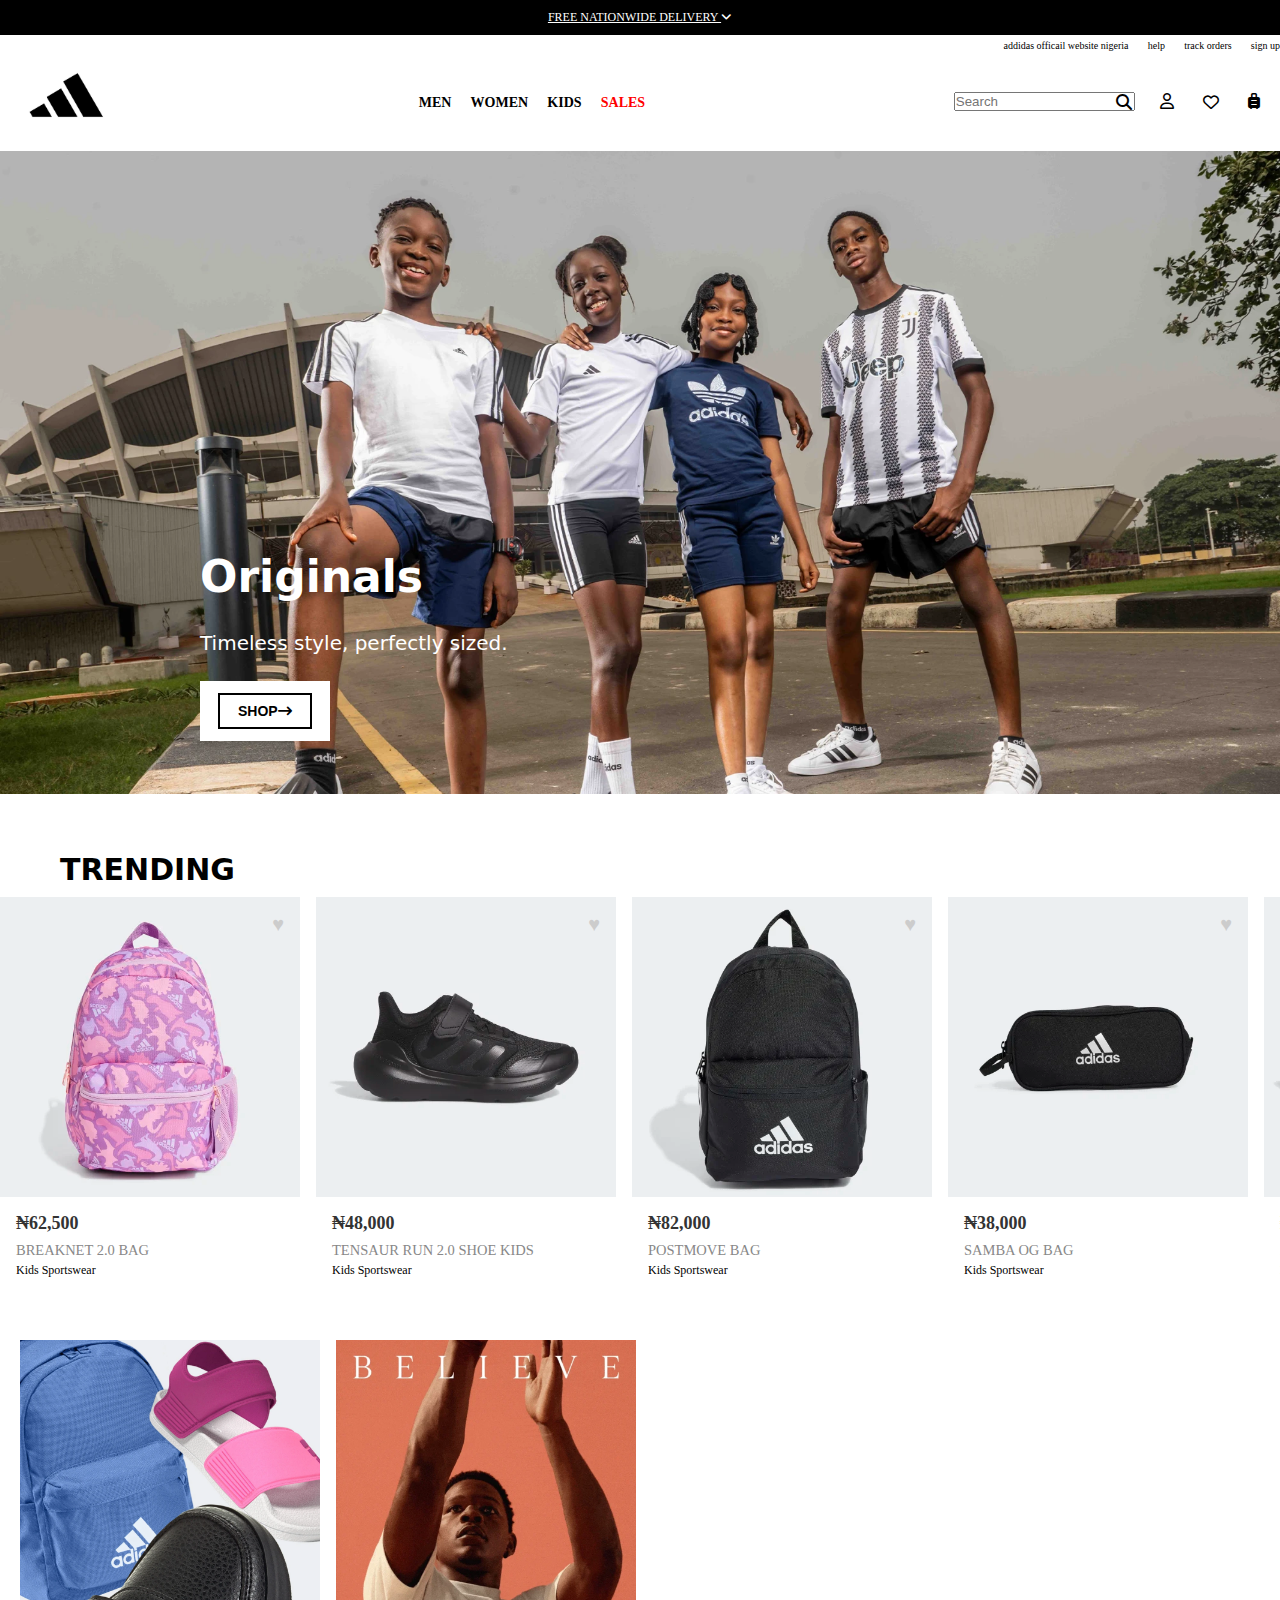
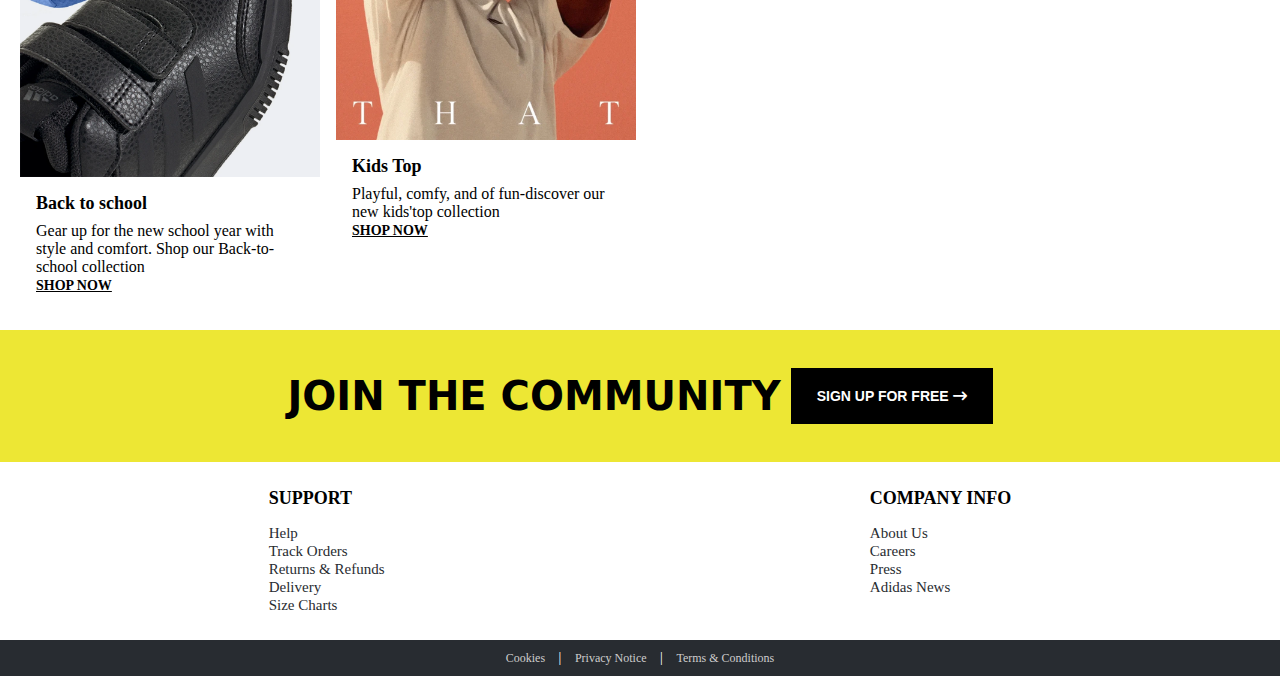
<file: kids.html>
<!DOCTYPE html>
<html lang="en">
  <head>
    <meta charset="UTF-8" />
    <meta name="viewport" content="width=device-width, initial-scale=1.0" />
    <title>kids</title>
    <link rel="stylesheet" href="./kids.css" />
    <link
      rel="stylesheet"
      href="https://cdnjs.cloudflare.com/ajax/libs/font-awesome/6.7.2/css/all.min.css"
      integrity="sha512-Evv84Mr4kqVGRNSgIGL/F/aIDqQb7xQ2vcrdIwxfjThSH8CSR7PBEakCr51Ck+w+/U6swU2Im1vVX0SVk9ABhg=="
      crossorigin="anonymous"
      referrerpolicy="no-referrer"
    />
    <link rel="shortcut icon" href="./images/addidas.png" type="image/x-icon" />
  </head>
  <body>
    <div class="main-dropdown">
      <p>FREE NATIONWIDE DELIVERY <i class="fa-solid fa-angle-down"></i></p>
</div>
        <!-- header -->
<div class="semi-header">
  <li><a href="">addidas officail website nigeria</a></li>
  <li><a href="">help</a></li>
  <li><a href="">track orders</a></li>
  <li><a href="./login.html" target="_blank">sign up</a></li>
</div>


<header>
<nav>
  <div class="header-icon">
    <i class="fa-solid fa-bars"></i> 
    <i class="fa-regular fa-heart"><a href="./login.html"  target="_blank"></a></i>
  </div>
  <!-- <div class="header"> -->
      <div class="image-wrapper">
          <a href="./index.html" target="">
            <img class="logo" src="./images/addidas.png"  alt="logo" >
          </a>
      </div>
      <div class="li">
          <li class="menu1"><a href="./men.html">MEN</a>
            <ul class="drop-dropdown">
              <div class="dropdown">
                <div class="dropdown-menu side1">
                  <h5><a href="">SHOE</a></h5>
                  <li><a href="">lifestyle</a></li>
                  <li><a href="">Running</a></li>
                  <li><a href="">Slides & Sandals</a></li>
                  <li><a href="">Gym & Training</a></li>
                  <li><a href="">Football Boots</a></li>
                </div>

                <div class="dropdown-menu side2">
                  <h5><a href="">CLOTHING</a></h5>
                  <li><a href="">T-shirts & Tops</a></li>
                  <li><a href="">Shorts</a></li>
                  <li><a href="">Jackets & Hoodies</a></li>
                  <li><a href="">Joggers & tracksuits Bottoms</a></li>
                  <li><a href="">Swimwear</a></li>
                  <li><a href="">Trousers</a></li>
                  <li><a href="">Tracksuits</a></li>
                  <li><a href="">Football Jerseys</a></li>
                </div>

                <div class="dropdown-menu side3">
                  <h5><a href="">ACCESSORIES</a></h5>
                  <li><a href="">Socks</a></li>
                  <li><a href="">Headwear</a></li>
                  <li><a href="">Bags</a></li>
                  <li><a href="">Balls</a></li>
                </div>

                <div class="dropdown-menu side4">
                  <h5><a href="">SPORT</a></h5>
                  <li><a href="">Football</a></li>
                  <li><a href="">Running</a></li>
                  <li><a href="">Golf</a></li>
                  <li><a href="">Tennies</a></li>
                  <li><a href="">Basketball</a></li>
                  <li><a href="">Swimming</a></li>
                  <li><a href="">Skateboard</a></li>
                </div>

                <div class="dropdown-menu side5">
                  <h5><a href="">BRANDS</a></h5>
                  <li><a href="">Originals</a></li>
                  <li><a href="">Sportswear</a></li>
                </div>

              </div>
            </ul>
          </li>
          <li class="menu1"><a href="./women.html">WOMEN</a>
            <ul class="drop-dropdown">
              <div class="dropdown">
                <div class="dropdown-menu side1">
                  <h5><a href="">SHOE</a></h5>
                  <li><a href="">lifestyle</a></li>
                  <li><a href="">Running</a></li>
                  <li><a href="">Slides & Sandals</a></li>
                  <li><a href="">Gym & Training</a></li>
                  <li><a href="">Football Boots</a></li>
                </div>

                <div class="dropdown-menu side2">
                  <h5><a href="">CLOTHING</a></h5>
                  <li><a href="">T-shirts & Tops</a></li>
                  <li><a href="">Short Bras</a></li>
                  <li><a href="">Tights and Leggings</a></li>
                  <li><a href="">Joggers & tracksuits Bottoms</a></li>
                  <li><a href="">Hoodies</a></li>
                  <li><a href="">Shorts</a></li>
                  <li><a href="">Swimwear</a></li>
                  <li><a href="">Trousers</a></li>
                  <li><a href="">Tracksuits</a></li>
                  <li><a href="">Skirts and Dresses</a></li>
                  <li><a href="">Football Jerseys</a></li>
                </div>

                <div class="dropdown-menu side3">
                  <h5><a href="">ACCESSORIES</a></h5>
                  <li><a href="">Socks</a></li>
                  <li><a href="">Headwear</a></li>
                  <li><a href="">Bags</a></li>
                  <li><a href="">Balls</a></li>
                </div>

                <div class="dropdown-menu side4">
                  <h5><a href="">SPORT</a></h5>
                  <li><a href="">Running</a></li>
                  <li><a href="">Golf</a></li>
                  <li><a href="">Tennies</a></li>
                  <li><a href="">Swimming</a></li>
                </div>

                <div class="dropdown-menu side5">
                  <h5><a href="">BRANDS</a></h5>
                  <li><a href="">Originals</a></li>
                  <li><a href="">Sportswear</a></li>
                </div>

              </div>
            </ul>
          </li>
          <li class="menu1"><a href="./kids.html">KIDS</a>
            <ul class="drop-dropdown">
              <div class="dropdown">
                <div class="dropdown-menu side1">
                  <h5><a href="">SHOE</a></h5>
                  <li><a href="">Boys Shoes</a></li>
                  <li><a href="">Girls Shoes</a></li>
                </div>

                <div class="dropdown-menu side2">
                  <h5><a href=""> BOY CLOTHING</a></h5>
                  <li><a href="">Tops</a></li>
                  <li><a href="">Bottoms</a></li>
                  <li><a href="">Football</a></li>
                </div>

                <div class="dropdown-menu side3">
                  <h5><a href="">GIRLS CLOTHING</a></h5>
                  <li><a href="">Tops</a></li>
                  <li><a href="">Bottoms</a></li>
                  <li><a href="">Football</a></li>
                </div>

                <div class="dropdown-menu side4">
                  <h5><a href="">ACCESSORIES</a></h5>
                  <li><a href="">Backpacks</a></li>
                  <li><a href="">Socks</a></li>
                </div>

                <div class="dropdown-menu side5">
                  <h5><a href="">Back To School</a></h5>
                </div>

              </div>
            </ul>
          </li>
          <li class="li2"><a href="">SALES</a ></li >
      </div>
      <div class="right-side">
              <input type="search" placeholder="Search" class="input"><i class="fa-solid fa-magnifying-glass"></i>
            <a href="./login.html" target="_blank" >
              <i class="fa-regular fa-user"></i>
            </a>
            <i class="fa-regular fa-heart favourite"></i>
            <a href="./men.html">
              <i class="fa-solid fa-suitcase-rolling"></i></a>
      </div>
  </div>
  <!-- <hr> -->
</nav>
</header>

        <!-- hero-section -->

        <section>
            <div class="hero-sect">
                <div class="hero-image">
                    <img src="./images/kids banner.webp" alt="hero-image" width="100%">
                    <h2>Originals</h2>
                    <p>
                        Timeless style, perfectly sized.
                    </p>
                    <div class="button-container">
                        <a href="#" class="shop-now-button">
                          SHOP   <span>   <i class="fa-solid        fa-arrow-right-long"></i></span>
                        </a>
                      </div>
                </div>
          </section>
     <!-- carousel -->

     <section class="carousel-container">
        <div class="top-text">
          <br><br><br>
          <p>TRENDING</p>
         </div> 
            <!-- card-section -->
      
              <div class="carousel"> 
                <!-- Card 1 -->
                 <div class="card">
                  <div style="position: relative;">
                    <img src="./images/top kids 1.webp" alt="Samba Decon Shoes">
                    <div class="heart-icon">&hearts;</div>
                  </div>
                  <div class="card-content">
                    <div class="price">₦62,500</div>
                    <div class="product-title">BREAKNET 2.0 BAG</div>
                    <div class="subtitle">Kids Sportswear</div>
                  </div>
                </div> 
                <!-- Card 2 -->
                <div class="card">
                  <div style="position: relative;">
                    <img src="./images/top kids 2.webp" alt="Adidas Shoes">
                    <div class="heart-icon">&hearts;</div>
                  </div>
                  <div class="card-content">
                    <div class="price">₦48,000</div>
                    <div class="product-title">TENSAUR RUN 2.0 SHOE KIDS</div>
                    <div class="subtitle">Kids Sportswear</div>
                  </div>
                </div> 
                <!-- card 3 -->
                <div class="card">
                  <div style="position: relative;">
                    <img src="./images/top kids 3.webp" alt="Adidas Shoes">
                    <div class="heart-icon">&hearts;</div>
                  </div>
                  <div class="card-content">
                    <div class="price">₦82,000</div>
                    <div class="product-title">POSTMOVE BAG</div>
                    <div class="subtitle">Kids Sportswear</div>
                  </div>
                </div> 
                <!-- card 4 -->
                <div class="card">
                  <div style="position: relative;">
                    <img src="./images/top kids 4.webp" alt="Adidas Shoes">
                    <div class="heart-icon">&hearts;</div>
                  </div>
                  <div class="card-content">
                    <div class="price">₦38,000</div>
                    <div class="product-title">SAMBA OG BAG</div>
                    <div class="subtitle">Kids Sportswear</div>
                  </div>
                </div> 
                <!-- card 5 -->
                <div class="card">
                  <div style="position: relative;">
                    <img src="./images/top kids 5.webp" alt="Adidas Shoes">
                    <div class="heart-icon">&hearts;</div>
                  </div>
                  <div class="card-content">
                    <div class="price">₦58,500</div>
                    <div class="product-title">HOOPS 3.0 SHOE KIDS</div>
                    <div class="subtitle">Kids Sportswear</div>
                  </div>
                </div> 
                <!-- card 6 -->
                <div class="card">
                  <div style="position: relative;">
                    <img src="./images/top kids 6.webp" alt="Adidas Shoes">
                    <div class="heart-icon">&hearts;</div>
                  </div>
                  <div class="card-content">
                    <div class="price">₦52,200</div>
                    <div class="product-title">ADVANTAGE BASE 2.0 SHOE KIDS</div>
                    <div class="subtitle">Kids Sportswear</div>
                  </div>
                </div> 
                <!-- card 7 -->
                <div class="card">
                  <div style="position: relative;">
                    <img src="./images/top kids 7.jpg" alt="Adidas Shoes">
                    <div class="heart-icon">&hearts;</div>
                  </div>
                  <div class="card-content">
                    <div class="price">₦37,000</div>
                    <div class="product-title">SAMBA OG SLIDE</div>
                    <div class="subtitle">Kids Sportswear</div>
                  </div>
                </div>
                  <!-- card 8 -->
                  <div class="card">
                    <div style="position: relative;">
                      <img src="./images/top kids 8.jpg" alt="Adidas Shoes">
                      <div class="heart-icon">&hearts;</div>
                    </div>
                    <div class="card-content">
                      <div class="price">₦78,000</div>
                      <div class="product-title">ESSENTIALS 3-STRIPES DUFFEL SHOE</div>
                      <div class="subtitle">Kids Sportswear</div>
                    </div>
                  </div> 
              </div> 
            </div>
       </section> 

       <!-- SECTION 2 -->
        <section>
          <div class="container">
            <div class="gallery">
              <!-- Card 1 -->
              <div class="card">
                <img src="./images/bts_qn76oq.webp" alt="4DFWD">
                <div class="info">
                  <div class="title">Back to school</div>
                  <div class="product-name">Gear up for the new school year with style and comfort. Shop our Back-to-school collection</div>
                  <a href="" class="shop-now">Shop Now</a>
                </div>
              </div>
        
              <!-- Card 2 -->
               <div class="card">
                <img src="./images/gallery gif.webp" alt="Anthony Edwards 1">
                <div class="info">
                  <div class="title">Kids Top</div>
                  <div class="product-name">Playful, comfy, and of fun-discover our new kids'top collection</div>
                  <a href="#" class="shop-now">Shop Now</a>
                </div>
              </div>
            </div>
          </div> 
        </section>

        <!-- join community -->

        <div class="community-sect">
          <div>
            <p>
              JOIN THE COMMUNITY
            </p>
          </div>
          <div>
            <div class="community-button">
              <a href="./login.html" class="shop-now-button2">
                SIGN UP FOR FREE   <span><i class="fa-solid fa-arrow-right-long"></i></span>
              </a>
            </div>
          </div>
        </div>
    
        <!-- Footer Section -->
        <footer class="footer">
          <div class="footer-section">
              <h2>SUPPORT</h2>
              <ul>
                  <li><a href="#">Help</a></li>
                  <li><a href="#">Track Orders</a></li>
                  <li><a href="#">Returns & Refunds</a></li>
                  <li><a href="#">Delivery</a></li>
                  <li><a href="#">Size Charts</a></li>
              </ul>
          </div>
          <div class="footer-section">
              <h2>COMPANY INFO</h2>
              <ul>
                  <li><a href="#">About Us</a></li>
                  <li><a href="#">Careers</a></li>
                  <li><a href="#">Press</a></li>
                  <li><a href="#">Adidas News</a></li>
              </ul>
          </div>
      </footer>
      <!-- Bottom Footer -->
      <div class="bottom-footer">
        <p>
            <a href="#">Cookies</a> | 
            <a href="#">Privacy Notice</a> | 
            <a href="#">Terms & Conditions</a>
        </p>
    </div>
    

  </body>
</html>
</file>
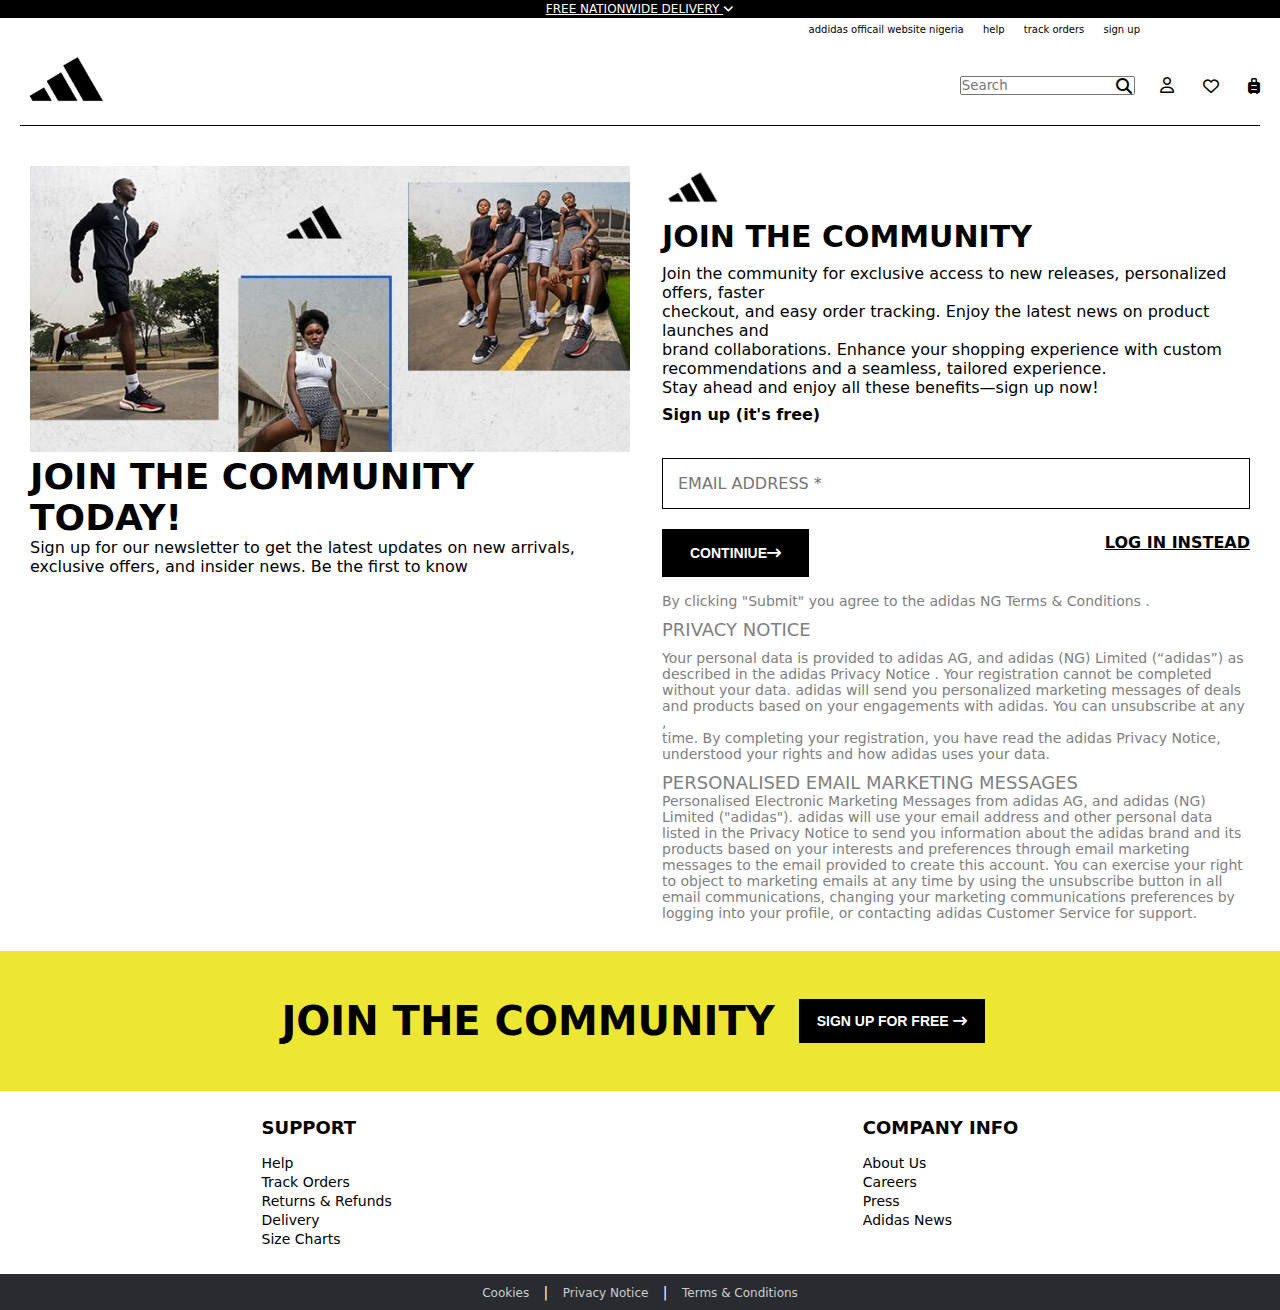
<file: login.html>
<!DOCTYPE html>
<html lang="en">
<head>
    <meta charset="UTF-8">
    <meta name="viewport" content="width=device-width, initial-scale=1.0">
    <title>login</title>
    <link rel="stylesheet" href="./login.css">
    <link rel="stylesheet" href="https://cdnjs.cloudflare.com/ajax/libs/font-awesome/6.7.2/css/all.min.css" integrity="sha512-Evv84Mr4kqVGRNSgIGL/F/aIDqQb7xQ2vcrdIwxfjThSH8CSR7PBEakCr51Ck+w+/U6swU2Im1vVX0SVk9ABhg==" crossorigin="anonymous" referrerpolicy="no-referrer" />
    <link rel="shortcut icon" href="./images/addidas.png" type="image/x-icon">
</head>
<body>
    <div class="main-dropdown">
        <p>FREE NATIONWIDE DELIVERY <i class="fa-solid fa-angle-down"></i></p>
</div>
<!-- header -->
  <div class="semi-header">
    <li><a href="">addidas officail website nigeria</a></li>
    <li><a href="">help</a></li>
    <li><a href="">track orders</a></li>
    <li><a href="./login.html">sign up</a></li>
 </div>


<header>
  <nav>
    <div class="header-icon">
      <i class="fa-solid fa-bars"></i> 
      <i class="fa-regular fa-heart"></i>
    </div>
         <!-- <div class="header"> -->
        <div class="image-wrapper">
            <a href="./index.html">
                <img class="logo" src="./images/addidas.png" alt="logo" >
            </a>
        </div>
        <div class="li">
            <!-- <li><a href="./men.html">MEN</a></li>
            <li><a href="./women.html">WOMEN</a></li>
            <li><a href="./kids.html">KIDS</a></li>
            <li class="li2"><a href="">SALES</a ></li > -->
        </div>
        <div class="right-side">
                <input type="search" placeholder="Search" class="input"><i class="fa-solid fa-magnifying-glass"></i>
              <a href="./login.html"><i class="fa-regular fa-user"></i></a>
              <i class="fa-regular fa-heart favourite"></i>
              <i class="fa-solid fa-suitcase-rolling"></i>
        </div>
    </div>
    
 </nav>
</header>
                    <!-- hero-section -->
<section>
    <div class="hero-section">
        <div class="hero-image">
            <img src="./images/account login.jpg" alt="logo" width="600px">
            <h1>JOIN THE COMMUNITY <br>TODAY!</h1>
            <p>
                Sign up for our newsletter to get the latest updates on new arrivals,<br> exclusive offers, and insider news. Be the first to know
            </p>
        </div>

        <div class="hero-text">
            <img src="./images/addidas.png" alt="logo" width="60px">
            <h2>JOIN THE COMMUNITY</h2>
            <p>
                Join the community for exclusive access to new releases, personalized offers, faster <br> checkout, and easy order tracking. Enjoy the latest news on product launches and <br> brand collaborations. Enhance your shopping experience with custom  <br>recommendations and a seamless, tailored experience. <br> Stay ahead and enjoy all these benefits—sign up now!
            </p>
            <h3>
                Sign up (it's free)
            </h3>
            <div class="container-signup">
                <input  type="email" id="email" placeholder="EMAIL ADDRESS *"  required>

                <div class="wrapper">
                    <div class="button-container">
                        <a href="#" class="shop-now-button">
                        CONTINIUE<span><i class="fa-solid        fa-arrow-right-long"></i></span>
                        </a>
                    </div>
                    <div class="login">
                        <a href="">LOG IN INSTEAD </a>
                    </div>
                </div>
            </div> 
            <div class="submit">
                <p>By clicking "Submit" you agree to the adidas NG Terms & Conditions .</p>
                <h2>
                    PRIVACY NOTICE
                </h2>
            </div>
            <div class="privacy">
                <p>
                    Your personal data is provided to adidas AG, and adidas (NG)  Limited (“adidas”) as <br> described in the adidas Privacy Notice . Your registration cannot be completed <br> without your data. adidas will send you personalized marketing messages of deals <br> and products based on your engagements with adidas. You can unsubscribe at any  ,<br>time. By completing your registration, you have read the adidas Privacy Notice, <br> understood your rights and how adidas uses your data.
                </p>
                <h2>PERSONALISED EMAIL MARKETING MESSAGES</h2>
                <h4>
                    Personalised Electronic Marketing Messages from adidas AG, and adidas (NG) <br>Limited ("adidas"). adidas will use your email address and other personal data <br> listed in the Privacy Notice to send you information about the adidas brand and its<br> products based on your interests and preferences through email marketing <br>messages to the email provided to create this account. You can exercise your right <br>to object to marketing emails at any time by using the unsubscribe button in all<br>email communications, changing your marketing communications preferences by<br>logging into your profile, or contacting adidas Customer Service for support.
                </h4>
            </div>
            
        </div>

    </div>
</section>


<div class="community-sect">
    <div>
      <p>
        JOIN THE COMMUNITY
      </p>
    </div>
    <div>
      <div class="community-button">
        <a href="./login.html" class="shop-now-button2">
          SIGN UP FOR FREE   <span><i class="fa-solid fa-arrow-right-long"></i></span>
        </a>
      </div>
    </div>
  </div>

  <!-- Footer Section -->
  <footer class="footer">
    <div class="footer-section">
        <h2>SUPPORT</h2>
        <ul>
            <li><a href="#">Help</a></li>
            <li><a href="#">Track Orders</a></li>
            <li><a href="#">Returns & Refunds</a></li>
            <li><a href="#">Delivery</a></li>
            <li><a href="#">Size Charts</a></li>
        </ul>
    </div>
    <div class="footer-section">
        <h2>COMPANY INFO</h2>
        <ul>
            <li><a href="#">About Us</a></li>
            <li><a href="#">Careers</a></li>
            <li><a href="#">Press</a></li>
            <li><a href="#">Adidas News</a></li>
        </ul>
    </div>
</footer>
<!-- Bottom Footer -->
<div class="bottom-footer">
  <p>
      <a href="#">Cookies</a> | 
      <a href="#">Privacy Notice</a> | 
      <a href="#">Terms & Conditions</a>
  </p>
</div>

    
</body>
<script src="https://cdn.jsdelivr.net/npm/bootstrap@5.3.5/dist/js/bootstrap.bundle.min.js" integrity="sha384-k6d4wzSIapyDyv1kpU366/PK5hCdSbCRGRCMv+eplOQJWyd1fbcAu9OCUj5zNLiq" crossorigin="anonymous"></script>
</html>
</file>
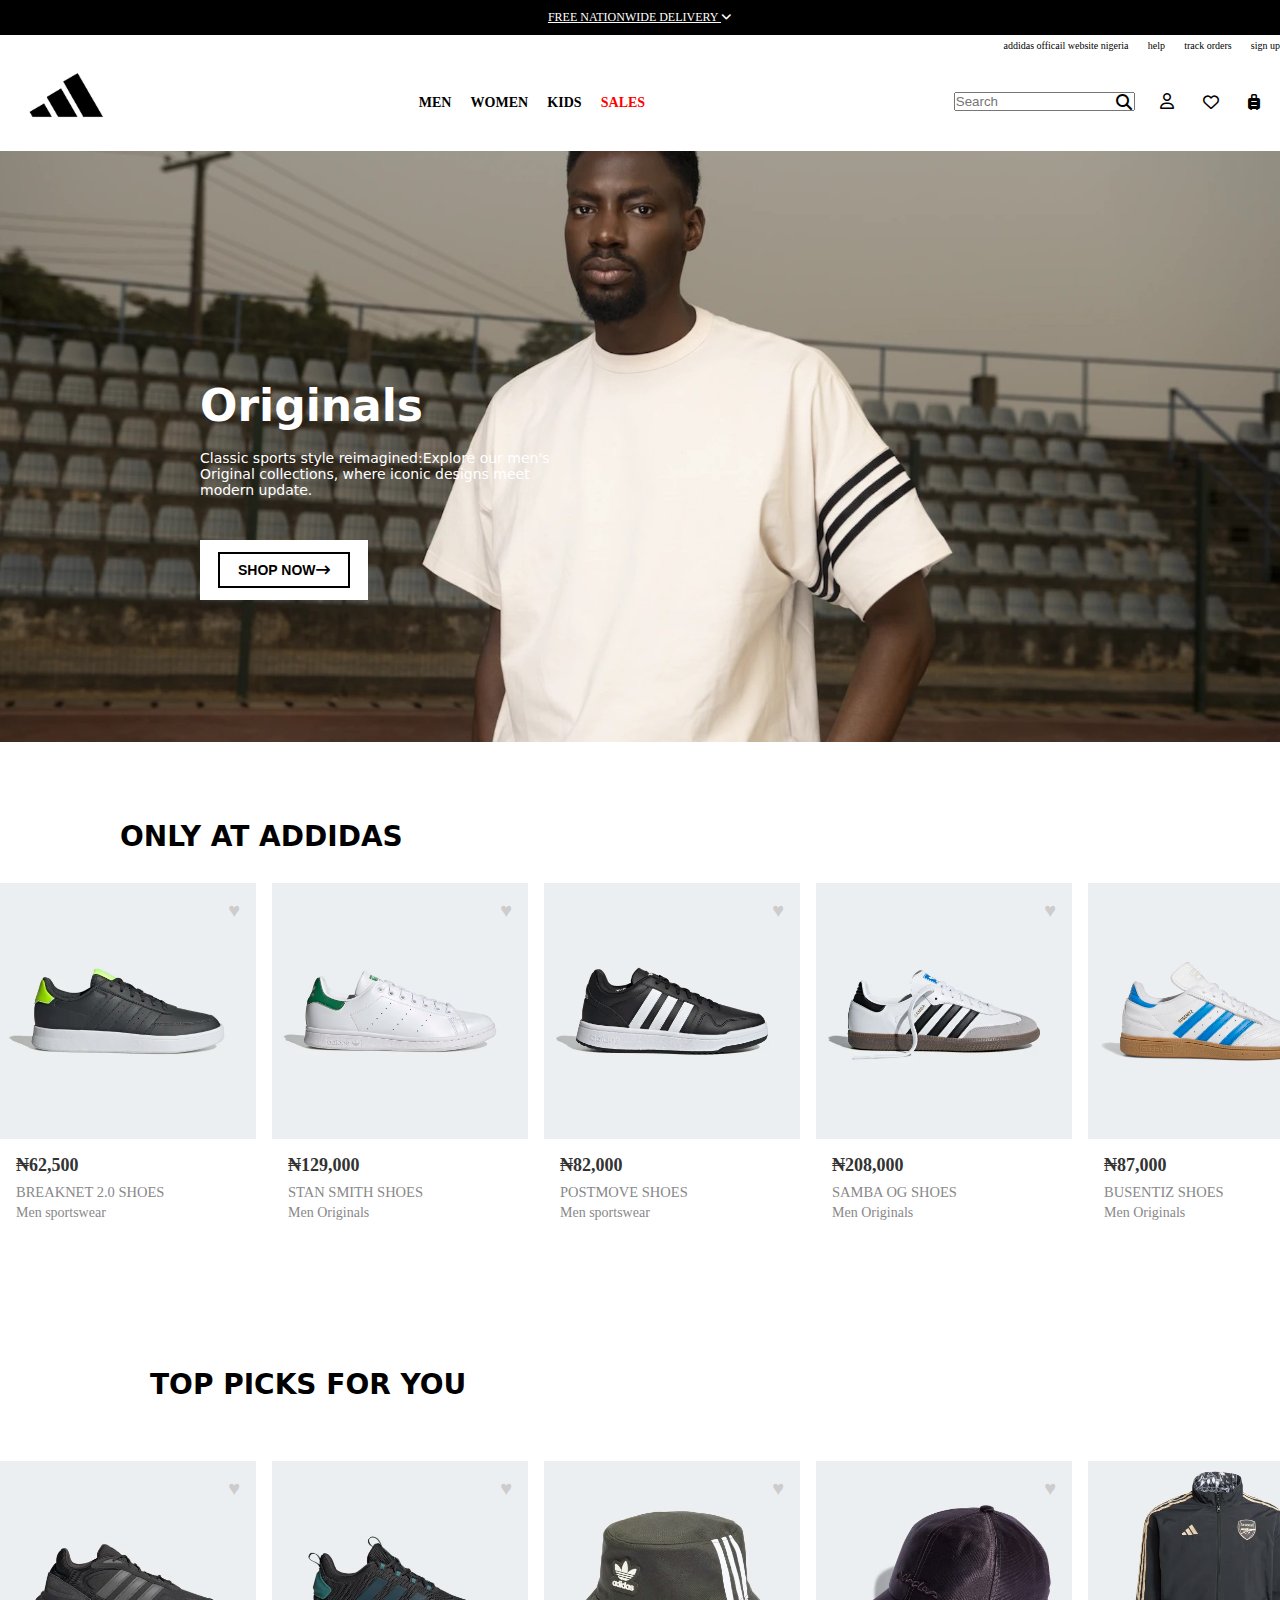
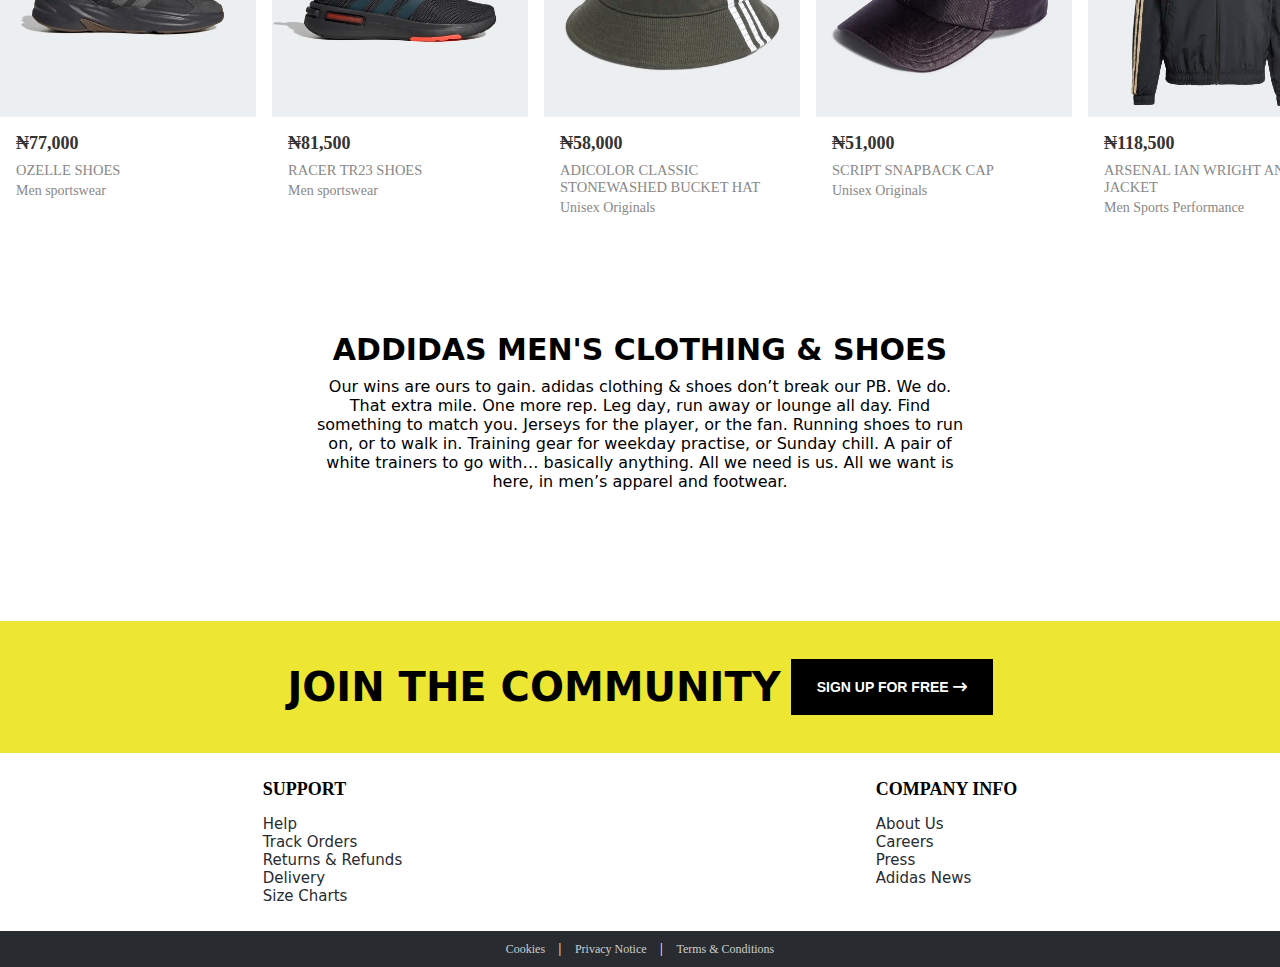
<file: men.html>
<!DOCTYPE html>
<html lang="en">
<head>
    <meta charset="UTF-8">
    <meta name="viewport" content="width=device-width, initial-scale=1.0">
    <title>Addidas men</title>
    <link rel="stylesheet" href="./men.css">
    <link rel="stylesheet" href="https://cdnjs.cloudflare.com/ajax/libs/font-awesome/6.7.2/css/all.min.css" integrity="sha512-Evv84Mr4kqVGRNSgIGL/F/aIDqQb7xQ2vcrdIwxfjThSH8CSR7PBEakCr51Ck+w+/U6swU2Im1vVX0SVk9ABhg==" crossorigin="anonymous" referrerpolicy="no-referrer" />
    <link rel="shortcut icon" href="./images/addidas.png" type="image/x-icon">
</head>
<body>
  <div class="main-dropdown">
    <p>FREE NATIONWIDE DELIVERY <i class="fa-solid fa-angle-down"></i></p>
</div>
<!-- header -->
<div class="semi-header">
<li><a href="">addidas officail website nigeria</a></li>
<li><a href="">help</a></li>
<li><a href="">track orders</a></li>
<li><a href="./login.html" target="_blank">sign up</a></li>
</div>


<header>
<nav>
<div class="header-icon">
  <i class="fa-solid fa-bars"></i> 
  <i class="fa-regular fa-heart"><a href="./login.html"  target="_blank"></a></i>
</div>
<!-- <div class="header"> -->
    <div class="image-wrapper">
        <a href="./index.html" target="">
          <img class="logo" src="./images/addidas.png"  alt="logo" >
        </a>
    </div>
    <div class="li">
        <li class="menu1"><a href="./men.html">MEN</a>
          <ul class="drop-dropdown">
            <div class="dropdown">
              <div class="dropdown-menu side1">
                <h5><a href="">SHOE</a></h5>
                <li><a href="">lifestyle</a></li>
                <li><a href="">Running</a></li>
                <li><a href="">Slides & Sandals</a></li>
                <li><a href="">Gym & Training</a></li>
                <li><a href="">Football Boots</a></li>
              </div>
  
              <div class="dropdown-menu side2">
                <h5><a href="">CLOTHING</a></h5>
                <li><a href="">T-shirts & Tops</a></li>
                <li><a href="">Shorts</a></li>
                <li><a href="">Jackets & Hoodies</a></li>
                <li><a href="">Joggers & tracksuits Bottoms</a></li>
                <li><a href="">Swimwear</a></li>
                <li><a href="">Trousers</a></li>
                <li><a href="">Tracksuits</a></li>
                <li><a href="">Football Jerseys</a></li>
              </div>
  
              <div class="dropdown-menu side3">
                <h5><a href="">ACCESSORIES</a></h5>
                <li><a href="">Socks</a></li>
                <li><a href="">Headwear</a></li>
                <li><a href="">Bags</a></li>
                <li><a href="">Balls</a></li>
              </div>
  
              <div class="dropdown-menu side4">
                <h5><a href="">SPORT</a></h5>
                <li><a href="">Football</a></li>
                <li><a href="">Running</a></li>
                <li><a href="">Golf</a></li>
                <li><a href="">Tennies</a></li>
                <li><a href="">Basketball</a></li>
                <li><a href="">Swimming</a></li>
                <li><a href="">Skateboard</a></li>
              </div>
  
              <div class="dropdown-menu side5">
                <h5><a href="">BRANDS</a></h5>
                <li><a href="">Originals</a></li>
                <li><a href="">Sportswear</a></li>
              </div>
  
            </div>
          </ul>
        </li>
       


        <li class="menu1"><a href="./women.html">WOMEN</a>
          <ul class="drop-dropdown">
            <div class="dropdown">
              <div class="dropdown-menu side1">
                <h5><a href="">SHOE</a></h5>
                <li><a href="">lifestyle</a></li>
                <li><a href="">Running</a></li>
                <li><a href="">Slides & Sandals</a></li>
                <li><a href="">Gym & Training</a></li>
                <li><a href="">Football Boots</a></li>
              </div>

              <div class="dropdown-menu side2">
                <h5><a href="">CLOTHING</a></h5>
                <li><a href="">T-shirts & Tops</a></li>
                <li><a href="">Short Bras</a></li>
                <li><a href="">Tights and Leggings</a></li>
                <li><a href="">Joggers & tracksuits Bottoms</a></li>
                <li><a href="">Hoodies</a></li>
                <li><a href="">Shorts</a></li>
                <li><a href="">Swimwear</a></li>
                <li><a href="">Trousers</a></li>
                <li><a href="">Tracksuits</a></li>
                <li><a href="">Skirts and Dresses</a></li>
                <li><a href="">Football Jerseys</a></li>
              </div>

              <div class="dropdown-menu side3">
                <h5><a href="">ACCESSORIES</a></h5>
                <li><a href="">Socks</a></li>
                <li><a href="">Headwear</a></li>
                <li><a href="">Bags</a></li>
                <li><a href="">Balls</a></li>
              </div>

              <div class="dropdown-menu side4">
                <h5><a href="">SPORT</a></h5>
                <li><a href="">Running</a></li>
                <li><a href="">Golf</a></li>
                <li><a href="">Tennies</a></li>
                <li><a href="">Swimming</a></li>
              </div>

              <div class="dropdown-menu side5">
                <h5><a href="">BRANDS</a></h5>
                <li><a href="">Originals</a></li>
                <li><a href="">Sportswear</a></li>
              </div>

            </div>
          </ul>
        </li>
        <li class="menu1"><a href="./kids.html">KIDS</a>
          <ul class="drop-dropdown">
            <div class="dropdown">
              <div class="dropdown-menu side1">
                <h5><a href="">SHOE</a></h5>
                <li><a href="">Boys Shoes</a></li>
                <li><a href="">Girls Shoes</a></li>
              </div>

              <div class="dropdown-menu side2">
                <h5><a href=""> BOY CLOTHING</a></h5>
                <li><a href="">Tops</a></li>
                <li><a href="">Bottoms</a></li>
                <li><a href="">Football</a></li>
              </div>

              <div class="dropdown-menu side3">
                <h5><a href="">GIRLS CLOTHING</a></h5>
                <li><a href="">Tops</a></li>
                <li><a href="">Bottoms</a></li>
                <li><a href="">Football</a></li>
              </div>

              <div class="dropdown-menu side4">
                <h5><a href="">ACCESSORIES</a></h5>
                <li><a href="">Backpacks</a></li>
                <li><a href="">Socks</a></li>
              </div>

              <div class="dropdown-menu side5">
                <h5><a href="">Back To School</a></h5>
              </div>

            </div>
          </ul>
        </li>
        <li class="li2"><a href="">SALES</a ></li >
    </div>
    <div class="right-side">
            <input type="search" placeholder="Search" class="input"><i class="fa-solid fa-magnifying-glass"></i>
          <a href="./login.html" target="_blank" >
            <i class="fa-regular fa-user"></i>
          </a>
          <i class="fa-regular fa-heart favourite"></i>
          <i class="fa-solid fa-suitcase-rolling"></i>
    </div>
</div>
<!-- <hr> -->
</nav>
</header>
        <!-- hero-section -->
    <section>
      <div class="hero-section">
        <img class="original-image" src="./images/originality.jpg" alt="hero-image" width="100%">
        <h2>Originals</h2>
          <p>
            Classic sports style reimagined:Explore our men's <br>Original collections, where iconic designs meet <br>modern update.   
          </p>
              <div class="button-container">
                <a href="#" class="shop-now-button">
                  SHOP NOW   <span><i class="fa-solid        fa-arrow-right-long"></i></span>
                </a>
              </div>
      </div>
  </section>

<!-- hero-section -->
<section class="carousel-container">
  <div class="top-text">
    <br><br><br>
    <p>ONLY AT ADDIDAS</p>
   </div> 
      <!-- card-section -->

        <div class="carousel"> 
          <!-- Card 1 -->
           <div class="card">
            <div style="position: relative;">
              <img src="./images/addidas 1.webp" alt="Samba Decon Shoes">
              <div class="heart-icon">&hearts;</div>
            </div>
            <div class="card-content">
              <div class="price">₦62,500</div>
              <div class="product-title">BREAKNET 2.0 SHOES</div>
              <div class="subtitle">Men sportswear</div>
            </div>
          </div> 
          <!-- Card 2 -->
          <div class="card">
            <div style="position: relative;">
              <img src="./images/addidas 2.webp" alt="Adidas Shoes">
              <div class="heart-icon">&hearts;</div>
            </div>
            <div class="card-content">
              <div class="price">₦129,000</div>
              <div class="product-title">STAN SMITH SHOES</div>
              <div class="subtitle">Men Originals</div>
            </div>
          </div> 
          <!-- card 3 -->
          <div class="card">
            <div style="position: relative;">
              <img src="./images/addidas 3.webp" alt="Adidas Shoes">
              <div class="heart-icon">&hearts;</div>
            </div>
            <div class="card-content">
              <div class="price">₦82,000</div>
              <div class="product-title">POSTMOVE SHOES</div>
              <div class="subtitle">Men sportswear</div>
            </div>
          </div> 
          <!-- card 4 -->
          <div class="card">
            <div style="position: relative;">
              <img src="./images/addidas 4.webp" alt="Adidas Shoes">
              <div class="heart-icon">&hearts;</div>
            </div>
            <div class="card-content">
              <div class="price">₦208,000</div>
              <div class="product-title">SAMBA OG SHOES</div>
              <div class="subtitle">Men Originals</div>
            </div>
          </div> 
          <!-- card 5 -->
          <div class="card">
            <div style="position: relative;">
              <img src="./images/addidas 5.webp" alt="Adidas Shoes">
              <div class="heart-icon">&hearts;</div>
            </div>
            <div class="card-content">
              <div class="price">₦87,000</div>
              <div class="product-title">BUSENTIZ SHOES</div>
              <div class="subtitle">Men Originals</div>
            </div>
          </div> 
          <!-- card 6 -->
          <div class="card">
            <div style="position: relative;">
              <img src="./images/addidas 6.webp" alt="Adidas Shoes">
              <div class="heart-icon">&hearts;</div>
            </div>
            <div class="card-content">
              <div class="price">₦35,400</div>
              <div class="product-title">HACK T-SHIRT</div>
              <div class="subtitle">Men Originals</div>
            </div>
          </div> 
          <!-- card 7 -->
          <div class="card">
            <div style="position: relative;">
              <img src="./images/addidas 7.webp" alt="Adidas Shoes">
              <div class="heart-icon">&hearts;</div>
            </div>
            <div class="card-content">
              <div class="price">₦217,000</div>
              <div class="product-title">ARSENAL 24/25 HOME JERSEY</div>
              <div class="subtitle">Women Performance</div>
            </div>
          </div>
            <!-- card 8 -->
            <div class="card">
              <div style="position: relative;">
                <img src="./images/addidas 8.webp" alt="Adidas Shoes">
                <div class="heart-icon">&hearts;</div>
              </div>
              <div class="card-content">
                <div class="price">₦78,000</div>
                <div class="product-title">ESSENTIALS 3-STRIPES DUFFEL BAG MEDIUM</div>
                <div class="subtitle">Unisex Performance</div>
              </div>
            </div> 
        </div> 
      </div>
 </section> 

            <!-- carousel 2 -->
  <section class="carousel-container">
     <div class="top-text2">
       <br><br><br>
        <p>TOP PICKS FOR YOU</p>
      </div> 
      <!-- card-section -->

        <div class="carousel"> 
          <!-- Card 1 -->
           <div class="card">
            <div style="position: relative;">
              <img src="./images/pick 1.webp" alt="Samba Decon Shoes">
              <div class="heart-icon">&hearts;</div>
            </div>
            <div class="card-content">
              <div class="price">₦77,000</div>
              <div class="product-title">OZELLE SHOES</div>
              <div class="subtitle">Men sportswear</div>
            </div>
          </div> 
          <!-- Card 2 -->
          <div class="card">
            <div style="position: relative;">
              <img src="./images/pick 2.webp" alt="Adidas Shoes">
              <div class="heart-icon">&hearts;</div>
            </div>
            <div class="card-content">
              <div class="price">₦81,500</div>
              <div class="product-title">RACER TR23 SHOES</div>
              <div class="subtitle">Men sportswear</div>
            </div>
          </div> 
          <!-- card 3 -->
          <div class="card">
            <div style="position: relative;">
              <img src="./images/pick 3.webp" alt="Adidas Shoes">
              <div class="heart-icon">&hearts;</div>
            </div>
            <div class="card-content">
              <div class="price">₦58,000</div>
              <div class="product-title">ADICOLOR CLASSIC STONEWASHED BUCKET HAT</div>
              <div class="subtitle">Unisex Originals</div>
            </div>
          </div> 
          <!-- card 4 -->
          <div class="card">
            <div style="position: relative;">
              <img src="./images/pick 4.webp" alt="Adidas Shoes">
              <div class="heart-icon">&hearts;</div>
            </div>
            <div class="card-content">
              <div class="price">₦51,000</div>
              <div class="product-title">SCRIPT SNAPBACK CAP</div>
              <div class="subtitle">Unisex Originals</div>
            </div>
          </div> 
          <!-- card 5 -->
          <div class="card">
            <div style="position: relative;">
              <img src="./images/pick 5.webp" alt="Adidas Shoes">
              <div class="heart-icon">&hearts;</div>
            </div>
            <div class="card-content">
              <div class="price">₦118,500</div>
              <div class="product-title">ARSENAL IAN WRIGHT ANTHEM JACKET</div>
              <div class="subtitle">Men Sports Performance</div>
            </div>
          </div> 
          <!-- card 6 -->
          <div class="card">
            <div style="position: relative;">
              <img src="./images/pick 6.webp" alt="Adidas Shoes">
              <div class="heart-icon">&hearts;</div>
            </div>
            <div class="card-content">
              <div class="price">₦75,000</div>
              <div class="product-title">OZELIA SHOES</div>
              <div class="subtitle">Men Originals</div>
            </div>
          </div> 
          <!-- card 7 -->
          <div class="card">
            <div style="position: relative;">
              <img src="./images/pick 7.webp" alt="Adidas Shoes">
              <div class="heart-icon">&hearts;</div>
            </div>
            <div class="card-content">
              <div class="price">₦90,000</div>
              <div class="product-title">ZX 22 BOOST SHOES</div>
              <div class="subtitle">Women Originals</div>
            </div>
          </div>
            <!-- card 8 -->
            <div class="card">
              <div style="position: relative;">
                <img src="./images/pick 8.webp" alt="Adidas Shoes">
                <div class="heart-icon">&hearts;</div>
              </div>
              <div class="card-content">
                <div class="price">₦214,000</div>
                <div class="product-title">GAZELLE SHOES/div>
                <div class="subtitle">Unisex Originals</div>
              </div>
            </div> 
        </div> 
      </div>
 </section> 
            <!-- addidas text -->

      <section>
        <div class="addidas-text">
          <h2>
            ADDIDAS MEN'S CLOTHING & SHOES
          </h2>
          <p>
            Our wins are ours to gain. adidas clothing & shoes don’t break our PB. We do. <br> That extra mile. One more rep. Leg day, run away or lounge all day. Find <br> something to match you. Jerseys for the player, or the fan. Running shoes to run <br> on, or to walk in. Training gear for weekday practise, or Sunday chill. A pair of  <br>white trainers to go with… basically anything. All we need is us. All we want is <br> here, in men’s apparel and footwear.
          </p>
        </div>
      </section>

          <!-- join the community -->

    <div class="community-sect">
      <div>
        <p>
          JOIN THE COMMUNITY
        </p>
      </div>
      <div>
        <div class="community-button">
          <a href="./login.html" class="shop-now-button2">
            SIGN UP FOR FREE   <span><i class="fa-solid fa-arrow-right-long"></i></span>
          </a>
        </div>
      </div>
    </div>

    <!-- Footer Section -->
    <footer class="footer">
      <div class="footer-section">
          <h2>SUPPORT</h2>
          <ul>
              <li><a href="#">Help</a></li>
              <li><a href="#">Track Orders</a></li>
              <li><a href="#">Returns & Refunds</a></li>
              <li><a href="#">Delivery</a></li>
              <li><a href="#">Size Charts</a></li>
          </ul>
      </div>
      <div class="footer-section">
          <h2>COMPANY INFO</h2>
          <ul>
              <li><a href="#">About Us</a></li>
              <li><a href="#">Careers</a></li>
              <li><a href="#">Press</a></li>
              <li><a href="#">Adidas News</a></li>
          </ul>
      </div>
  </footer>
  <!-- Bottom Footer -->
  <div class="bottom-footer">
    <p>
        <a href="#">Cookies</a> | 
        <a href="#">Privacy Notice</a> | 
        <a href="#">Terms & Conditions</a>
    </p>
</div>





</body>
<script src="https://cdn.jsdelivr.net/npm/bootstrap@5.3.5/dist/js/bootstrap.bundle.min.js" integrity="sha384-k6d4wzSIapyDyv1kpU366/PK5hCdSbCRGRCMv+eplOQJWyd1fbcAu9OCUj5zNLiq" crossorigin="anonymous"></script>
</html>
</file>
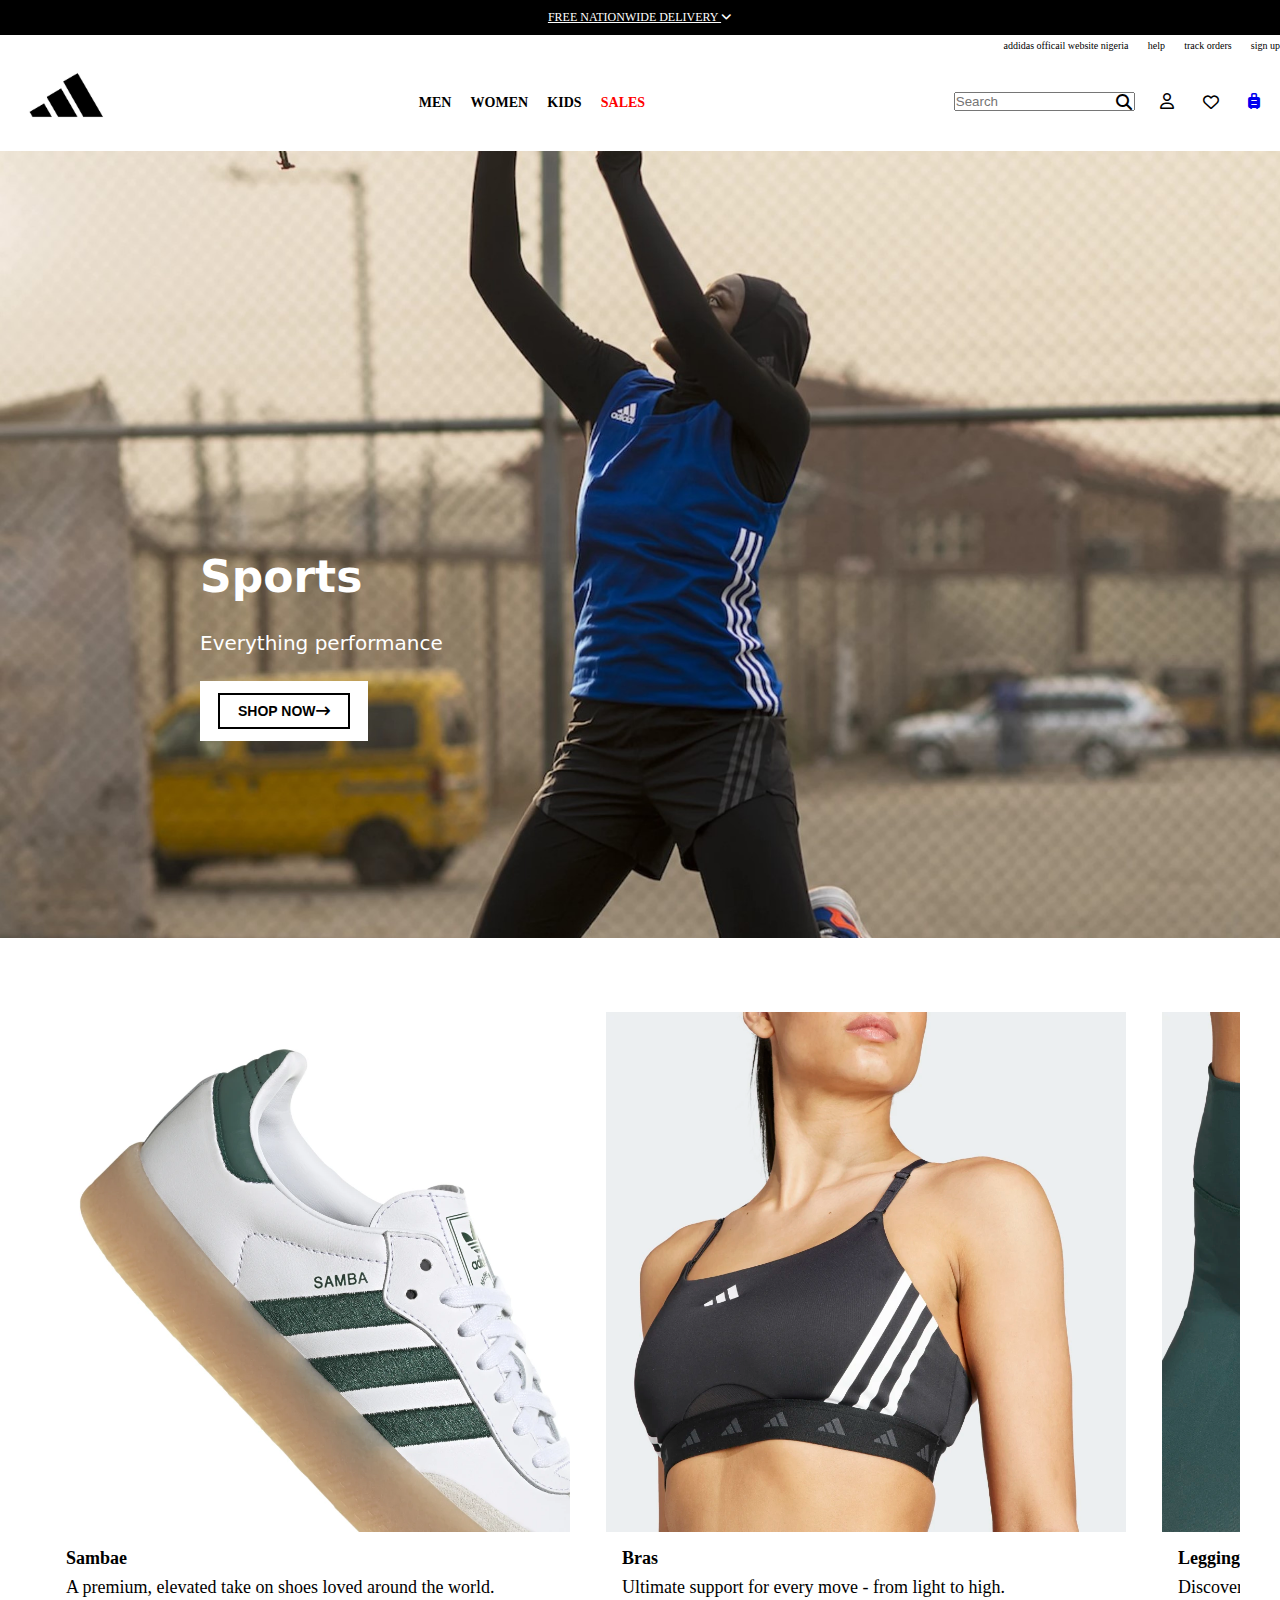
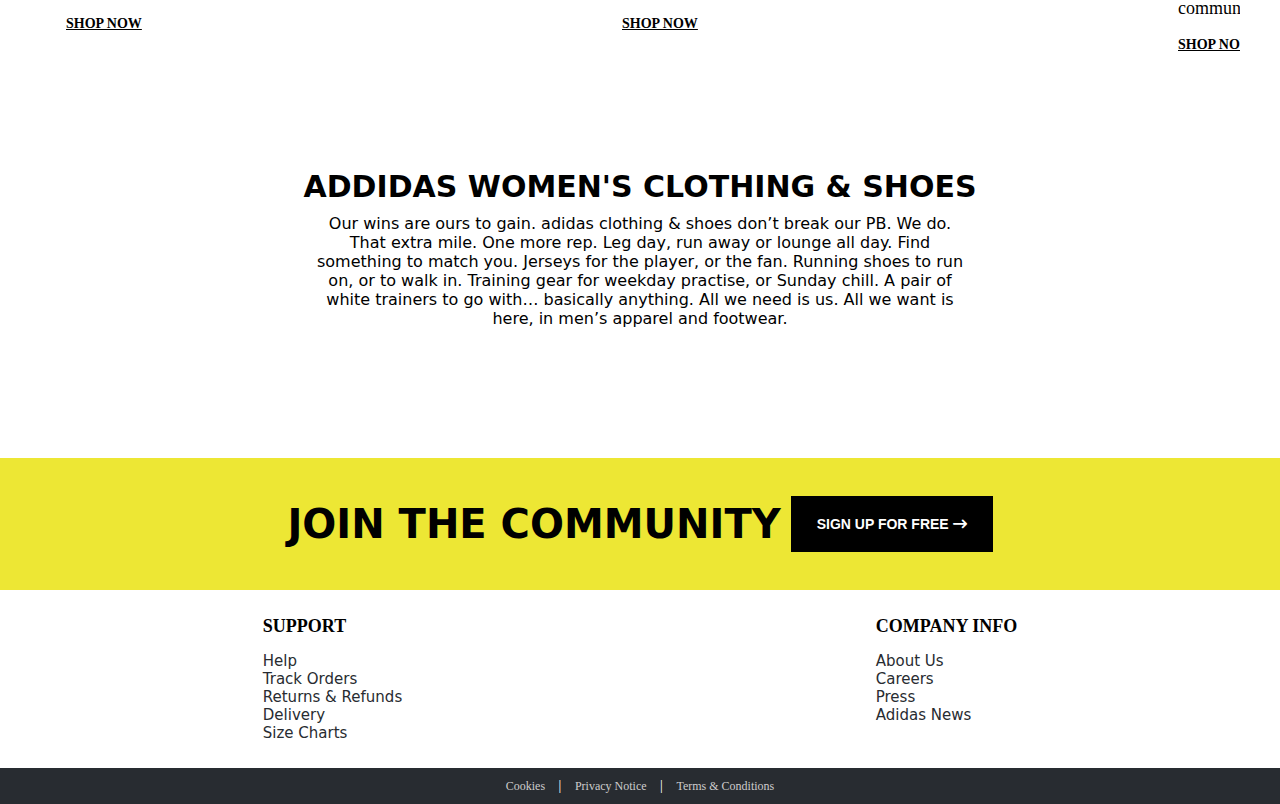
<file: women.html>
<!DOCTYPE html>
<html lang="en">
  <head>
    <meta charset="UTF-8" />
    <meta name="viewport" content="width=device-width, initial-scale=1.0" />
    <title>women</title>
    <link rel="stylesheet"
      href="https://cdnjs.cloudflare.com/ajax/libs/font-awesome/6.7.2/css/all.min.css"
      integrity="sha512-Evv84Mr4kqVGRNSgIGL/F/aIDqQb7xQ2vcrdIwxfjThSH8CSR7PBEakCr51Ck+w+/U6swU2Im1vVX0SVk9ABhg=="
      crossorigin="anonymous"
      referrerpolicy="no-referrer"/>
    <link rel="shortcut icon" href="./images/addidas.png" type="image/x-icon" />
    <link rel="stylesheet" href="./women.css" />
  </head>
  <body>
    <div class="main-dropdown">
      <p>FREE NATIONWIDE DELIVERY <i class="fa-solid fa-angle-down"></i></p>
    </div>
    <!-- header -->
    <div class="semi-header">
      <li><a href="">addidas officail website nigeria</a></li>
      <li><a href="">help</a></li>
      <li><a href="">track orders</a></li>
      <li><a href="./login.html" target="_blank">sign up</a></li>
    </div>
    <header>
        <nav>
          <div class="header-icon">
            <i class="fa-solid fa-bars"></i> 
            <i class="fa-regular fa-heart"><a href="./login.html"  target="_blank"></a></i>
          </div>
          <!-- <div class="header"> -->
              <div class="image-wrapper">
                  <a href="./index.html" target="">
                    <img class="logo" src="./images/addidas.png"  alt="logo" >
                  </a>
              </div>
              <div class="li">
                  <li><a href="./men.html" target="_blank" >MEN</a></li>
                  <li><a href="./women.html" target="_blank">WOMEN</a></li>
                  <li><a href="./kids.html" target="_blank">KIDS</a></li>
                  <li class="li2"><a href="">SALES</a ></li >
              </div>
              <div class="right-side">
                      <input type="search" placeholder="Search" class="input"><i class="fa-solid fa-magnifying-glass"></i>
                    <a href="./login.html" target="_blank" >
                      <i class="fa-regular fa-user"></i>
                    </a>
                    <i class="fa-regular fa-heart favourite"></i>
                    <a href="./men.html">
                      <i class="fa-solid fa-suitcase-rolling"></i></a>
              </div>
          </div>
       </nav>
      </header>

      <!-- hero-section -->

      <section>
        <div class="hero-sect">
            <div class="hero-image">
                <img src="./images/basketball2.jpg" alt="hero-image" width="100%">
                <h2>Sports</h2>
                <p>
                    Everything performance
                </p>
                <div class="button-container">
                    <a href="#" class="shop-now-button">
                      SHOP NOW   <span><i class="fa-solid        fa-arrow-right-long"></i></span>
                    </a>
                  </div>
            </div>
      </section>
                    <!-- container -->
      <section class="section-overflow">
        <div class="container">
            <div class="gallery">
              <!-- Card 1 -->
              <div class="card">
                <img src="./images/shop 1.webp" alt="4DFWD">
                <div class="info">
                  <div class="title">Sambae</div>
                  <div class="subtitle">A premium, elevated take on shoes loved around the world.</div>
                  <a href="#" class="shop-now">Shop Now</a>
                </div>
              </div>
        
              <!-- Card 2 -->
               <div class="card">
                <img src="./images/shop 2.webp" alt="Anthony Edwards 1">
                <div class="info">
                  <div class="title">Bras</div>
                  <div class="subtitle">Ultimate support for every move - from light to high.</div>
                  <a href="#" class="shop-now">Shop Now</a>
                </div>
              </div> 
        
              <!-- Card 3 -->
               <div class="card">
                <img src="./images/shop 3.webp" alt="Running" width="100%">
                <div class="info">
                  <div class="title">Leggings & Tights</div>
                  <div class="subtitle">Discover the first addidas Runners collection. Inspired by our community</div>
                  <a href="#" class="shop-now">Shop Now</a>
                </div>
              </div> 
        
              <!-- Card 4 -->
              <div class="card">
                <img src="./images/shop 4.webp" alt="Samba">
                <div class="info">
                  <div class="title">Tracksuits</div>
                  <div class="subtitle">Iconic 3-stripe styles to push yourself or relax.</div>
                  <a href="#" class="shop-now">Shop Now</a>
                </div>
              </div>
            </div>
      </section>

      <!-- top picks for you -->
      <section>
        <div class="addidas-text">
          <!-- <h3>
            TOP TEXT FOR YOU
          </h3> -->
          <h2>
            ADDIDAS WOMEN'S CLOTHING & SHOES
          </h2>
          <p>
            Our wins are ours to gain. adidas clothing & shoes don’t break our PB. We do. <br> That extra mile. One more rep. Leg day, run away or lounge all day. Find <br> something to match you. Jerseys for the player, or the fan. Running shoes to run <br> on, or to walk in. Training gear for weekday practise, or Sunday chill. A pair of  <br>white trainers to go with… basically anything. All we need is us. All we want is <br> here, in men’s apparel and footwear.
          </p>
        </div>
      </section>

          <!-- join the community -->

    <div class="community-sect">
      <div>
        <p>
          JOIN THE COMMUNITY
        </p>
      </div>
      <div>
        <div class="community-button">
          <a href="./login.html" class="shop-now-button2">
            SIGN UP FOR FREE   <span><i class="fa-solid fa-arrow-right-long"></i></span>
          </a>
        </div>
      </div>
    </div>

    <!-- Footer Section -->
    <footer class="footer">
      <div class="footer-section">
          <h2>SUPPORT</h2>
          <ul>
              <li><a href="#">Help</a></li>
              <li><a href="#">Track Orders</a></li>
              <li><a href="#">Returns & Refunds</a></li>
              <li><a href="#">Delivery</a></li>
              <li><a href="#">Size Charts</a></li>
          </ul>
      </div>
      <div class="footer-section">
          <h2>COMPANY INFO</h2>
          <ul>
              <li><a href="#">About Us</a></li>
              <li><a href="#">Careers</a></li>
              <li><a href="#">Press</a></li>
              <li><a href="#">Adidas News</a></li>
          </ul>
      </div>
  </footer>
  <!-- Bottom Footer -->
  <div class="bottom-footer">
    <p>
        <a href="#">Cookies</a> | 
        <a href="#">Privacy Notice</a> | 
        <a href="#">Terms & Conditions</a>
    </p>
</div>


  </body>
</html>
</file>
<file: kids.css>
* {
  margin: 0;
  padding: 0;
  box-sizing: border-box;
  text-decoration: none;
  list-style-type: none;
}
.main-dropdown {
  background-color: black;
  text-align: center;
  justify-content: center;
  color: white;
  font-size: 12px;
  padding: 10px;
  font-weight: 500;
  text-decoration: underline;
}

.semi-header {
  display: flex;
  align-items: center;
  justify-content: right;
  gap: 1.2em;
}
.semi-header a {
  color: black;
  text-decoration: none;
  font-size: 10px;
  padding: 0px;
}
header {
  padding: 10px 20px;
  /* border: 1px solid black; */
}
.header {
  display: flex;
  align-items: center;
  justify-content: space-between;
}
nav {
  display: flex;
  align-items: center;
  justify-content: space-between;
}
.li {
  display: flex;
  align-items: center;
  gap: 1.2em;
}
.li a {
  color: black;
  text-decoration: none;
  font-size: 14px;
  font-weight: 600;
}
.li2 a {
  color: red;
}

.form-control {
  background-color: #eceff1;
}
.fa-magnifying-glass {
  display: flex;
  align-items: center;
  margin-left: -48px;
}
.right-side {
  display: flex;
  align-items: center;
  gap: 1.8em;
  cursor: pointer;
}
.fa-bars {
  font-size: 20px;
  /* visibility: hidden; */
}
.header-icon {
  display: none;
}
.fa-suitcase-rolling{
  color: #000;
}
.fa-user {
  color: black;
}
.logo {
  width: 90px;
}
.drop-dropdown{
  position: absolute;
  z-index: 999;
  background-color: white;
  width: 100%;
  top: 8em;
  left: 0em;
  height: 50vh;
  display: none;
}
.menu1:hover .drop-dropdown{
  display: block;
  -webkit-transition-delay: 0s;
}
.dropdown{
  display: flex;
  margin-top: 2em;
  justify-content: space-around;
  background-color: white;
}
.dropdown-menu{
  line-height: 1.4em;
}
.dropdown-menu h5 a{
  font-size: 1.3em;
}
.dropdown-menu h5 a:hover{
  border-bottom: 1px solid black;
}
.dropdown-menu h5{
  margin-bottom: 0.8em;
}
.dropdown-menu li a{
  font-weight: 350;
}
.dropdown-menu li a:hover{
  border-bottom: 1px solid black;
}
@media (max-width: 992px) {
  .li {
    display: none;
  }

  .input {
    display: none;
  }
  .favourite {
    display: none;
  }
  .header-icon {
    display: block;
  }
  .semi-header {
    display: none;
  }
  .logo {
    width: 50px;
  }
  .community-sect {
    flex-direction: column;
  }
}

.hero-sect {
  display: block;
  position: relative;
  padding: -10px;
}
.button-container {
  display: flex;
  justify-content: center;
  align-items: center;
  position: absolute;
  background-color: white;
  padding: 12px 18px;
  top: 530px;
  left: 200px;
}
.button-container a {
  text-decoration: none;
  color: black;
  font-size: 14px;
  font-weight: 600;
  font-family: sans-serif;
}
.shop-now-button {
  background-color: #fff;
  padding: 8px 18px;
  border: 2px solid #000;
  display: inline-flex;
  align-items: center;
  justify-content: center;
  transition: all 0.3 ease;
}
.shop-now-button:hover {
  color: #d9d1d19f;
  box-shadow: 0px 6px 12px rgba(0, 0, 0, 0.3);
}
.hero-image h2 {
  position: absolute;
  align-items: center;
  top: 400px;
  left: 200px;
  font-size: 44px;
  font-family: system-ui, -apple-system, BlinkMacSystemFont, "Segoe UI", Roboto,
    Oxygen, Ubuntu, Cantarell, "Open Sans", "Helvetica Neue", sans-serif;
  color: white;
}
.hero-image p {
  position: absolute;
  align-items: center;
  top: 480px;
  left: 200px;
  font-size: 20px;
  font-family: system-ui, -apple-system, BlinkMacSystemFont, "Segoe UI", Roboto,
    Oxygen, Ubuntu, Cantarell, "Open Sans", "Helvetica Neue", sans-serif;
  color: white;
}
/* media quary */
@media (max-width: 1274px) {
  .hero-image h2 {
    left: 120px;
  }
  .hero-image p {
    left: 120px;
  }
  .button-container {
    left: 120px;
  }
}
@media (max-width: 1261px) {
  .hero-image h2 {
    left: 120px;
    top: 350px;
  }
  .hero-image p {
    left: 120px;
    top: 420px;
  }
  .button-container {
    left: 120px;
    top: 480px;
  }
}
@media (max-width: 1122px) {
  .hero-image h2 {
    left: 100px;
    top: 320px;
  }
  .hero-image p {
    left: 100px;
    top: 390px;
  }
  .button-container {
    left: 100px;
    top: 450px;
  }
}
@media (max-width: 1059px) {
  .hero-image h2 {
    left: 100px;
    top: 290px;
  }
  .hero-image p {
    left: 100px;
    top: 360px;
  }
  .button-container {
    left: 100px;
    top: 420px;
  }
}
@media (max-width: 999px) {
  .hero-image h2 {
    left: 100px;
    top: 250px;
  }
  .hero-image p {
    left: 100px;
    top: 310px;
  }
  .button-container {
    left: 100px;
    top: 370px;
  }
}
@media (max-width: 884px) {
  .hero-image h2 {
    left: 60px;
    top: 220px;
    font-size: 35px;
  }
  .hero-image p {
    left: 60px;
    top: 280px;
  }
  .button-container {
    left: 60px;
    top: 330px;
    padding: 8px 12px;
  }
}
@media (max-width: 788px) {
  .hero-image h2 {
    left: 60px;
    top: 180px;
    font-size: 35px;
  }
  .hero-image p {
    left: 60px;
    top: 240px;
  }
  .button-container {
    left: 60px;
    top: 290px;
    padding: 8px 12px;
  }
}
@media (max-width: 704px) {
  .hero-image h2 {
    left: 40px;
    top: 150px;
    font-size: 35px;
  }
  .hero-image p {
    left: 40px;
    top: 200px;
  }
  .button-container {
    left: 40px;
    top: 240px;
    padding: 8px 12px;
  }

  .gallery {
    display: flex;
    gap: 16px;
    overflow-x: scroll;
    scroll-snap-type: x mandatory;
    scroll-behavior: smooth;
   
  }
  
  .card {
    text-align: start;
    flex: 0 0 40%;
  }
  .product-name{
    font-size: 14px;
  }
}
@media (max-width: 626px) {
  .hero-image h2 {
    left: 40px;
    top: 120px;
    font-size: 30px;
  }
  .hero-image p {
    left: 40px;
    top: 170px;
  }
  .button-container {
    left: 40px;
    top: 210px;
    padding: 6px 10px;
  }
}
@media (max-width: 630px) {
  .hero-image h2 {
    left: 40px;
    top: 90px;
    font-size: 25px;
  }
  .hero-image p {
    left: 40px;
    top: 140px;
  }
  .button-container {
    left: 40px;
    top: 180px;
    padding: 6px 6px;
  }
}
@media (max-width: 461px) {
  .hero-image h2 {
    left: 30px;
    top: 70px;
    font-size: 25px;
  }
  .hero-image p {
    left: 30px;
    top: 120px;
    font-size: 13px;
  }
  .button-container {
    left: 30px;
    top: 150px;
    padding: 6px 6px;
  }
  .community-button{
    font-size: 34px;
  }
}
@media (max-width: 406px) {
  .hero-image h2 {
    left: 30px;
    top: 70px;
    font-size: 22px;
  }
  .hero-image p {
    left: 30px;
    top: 110px;
    font-size: 13px;
  }
  .button-container {
    left: 30px;
    top: 135px;
    padding: 2px 4px;
  }
}
@media (max-width: 356px) {
  .hero-image h2 {
    left: 30px;
    top: 70px;
    font-size: 22px;
  }
  .hero-image p {
    left: 30px;
    top: 100px;
    font-size: 13px;
  }
  .button-container {
    left: 30px;
    top: 125px;
    padding: 2px 4px;
  }
}
@media (max-width: 329px) {
  .hero-image h2 {
    left: 30px;
    top: 60px;
    font-size: 20px;
  }
  .hero-image p {
    left: 30px;
    top: 90px;
    font-size: 11px;
  }
  .button-container {
    left: 30px;
    top: 110px;
    padding: 2px 4px;
  }
  .community-button{
    font-size: 28px;
  }
}

/* carousel */
.top-text p {
  font-weight: 700;
  font-size: 30px;
  font-family: system-ui, -apple-system, BlinkMacSystemFont, "Segoe UI", Roboto,
    Oxygen, Ubuntu, Cantarell, "Open Sans", "Helvetica Neue", sans-serif;
  text-align: left;
  padding-left: 60px;
}
.carousel {
  display: flex;
  gap: 16px;
  overflow-x: scroll;
  scroll-snap-type: x mandatory;
  scroll-behavior: smooth;
  padding: 10px 0;
  scrollbar-width: none;
}

.carousel::-webkit-scrollbar {
  display: block;
}

.card {
  flex: 0 0 20%;
  background-color: #fff;
  border-radius: 8px;
  cursor: pointer;
  position: relative;
}
.card-hover:hover {
  border: thin solid black;
}
.price:hover {
  display: none;
}
.card img {
  width: 100%;
  display: block;
}

.card-content {
  padding: 16px;
}

.price {
  font-size: 18px;
  color: #333;
  font-weight: bold;
  margin-bottom: 8px;
  cursor: pointer;
}

.product-title {
  font-size: 14.5px;
  color: #888;
  margin-bottom: 4px;
}

.subtitle {
  font-size: 14px;
  color: #888;
}

.heart-icon {
  position: absolute;
  top: 16px;
  right: 16px;
  font-size: 20px;
  color: #ccc;
  cursor: pointer;
}

.heart-icon:hover {
  color: #ff4d4d;
}
/* section 2 */
.container {
  width: 100%;
  max-width: 1400px;
  margin: 0 auto;
  text-align: center;
  padding: 60px;
}

.gallery {
  display: flex;
  gap: 16px;
 
}

.card {
  text-align: start;
}
.card img {
  width: 300px;
  display: block;
}

.info {
  padding: 16px;
}

.title {
  font-size: 18px;
  font-weight: bold;
  margin-bottom: 8px;
  color: #000;
}

.subtitle {
  font-size: 12px;
  color: black;
  margin-bottom: 16px;
}

.shop-now {
  font-size: 14px;
  font-weight: bold;
  text-transform: uppercase;
  color: black;
  text-decoration: underline;
}
@media (max-width: 867px) {
  .container {
    justify-content: center;
  }
  .info {
    padding: 10px;
  }
}
@media (max-width: 771px) {
  .container {
    justify-content: center;
  }
  .info {
    padding: 8px;
  }
  .title {
    font-size: 18px;
    margin-bottom: 2px;
  }
  .subtitle {
    margin-bottom: 8px;
    flex-wrap: wrap;
  }
}
@media (max-width: 639px) {
  .card {
    width: 400px;
  }
  .subtitle {
    margin-bottom: 4px;
    font-size: 8px;
  }
  /* .title {
    font-size: 13.5px;
  } */
  .shop-now {
    font-size: 12.5px;
  }
  .info {
    padding: 0px;
  }
}
@media (max-width: 411px) {
  .shop-now {
    font-size: 10px;
  }
}
.container {
  padding: 20px;
}

/* join the community */
.community-sect {
  display: flex;
  align-items: center;
  justify-content: center;
  gap: 10px;
  background-color: #ede734;
  padding: 38px;
  text-align: center;
  font-size: 40px;
  font-weight: 600;
  font-family: system-ui, -apple-system, BlinkMacSystemFont, "Segoe UI", Roboto,
    Oxygen, Ubuntu, Cantarell, "Open Sans", "Helvetica Neue", sans-serif;
}
.community-button {
  display: flex;
  justify-content: center;
  align-items: center;
}
.community-button a {
  text-decoration: none;
  color: white;
  font-size: 14px;
  font-weight: 600;
  font-family: sans-serif;
  background-color: black;
  padding: 20px 26px;
}
/* footer */
.footer {
  display: flex;
  justify-content: space-around;
  padding: 26px;
  background-color: #ffffff;
}

.footer-section h2 {
  margin-bottom: 15px;
  font-size: 18px;
  font-weight: bold;
  color: #000;
}

.footer-section ul {
  list-style: none;
}

.footer-section ul li a {
  text-decoration: none;
  color: #282c31;
  font-size: 15px;
}

.footer-section ul li a:hover {
  text-decoration: underline;
}
/* Bottom Footer */
.bottom-footer {
  background-color: #282c31;
  color: #fff;
  text-align: center;
  padding: 10px 0;
  font-size: 14px;
}

.bottom-footer a {
  color: #cecdcd;
  text-decoration: none;
  margin: 0 10px;
  font-size: 12px;
}
</file>
<file: login.css>
* {
  margin: 0;
  padding: 0;
  box-sizing: border-box;
  text-decoration: none;
  list-style-type: none;
  font-family: system-ui, -apple-system, BlinkMacSystemFont, "Segoe UI", Roboto,
    Oxygen, Ubuntu, Cantarell, "Open Sans", "Helvetica Neue", sans-serif;
}
.main-dropdown {
  background-color: black;
  text-align: center;
  justify-content: center;
  color: white;
  font-size: 12px;
  padding: 2px;
  font-weight: 500;
  text-decoration: underline;
}

.semi-header {
  display: flex;
  align-items: center;
  justify-content: right;
  gap: 1.2em;
  padding-right: 140px;
}
.semi-header a {
  color: black;
  text-decoration: none;
  font-size: 10px;
}
header {
  padding: 10px 20px;
  /* border: 1px solid black; */
}
.header {
  display: flex;
  align-items: center;
  justify-content: space-between;
}
nav {
  display: flex;
  align-items: center;
  justify-content: space-between;
  border-bottom: thin solid black;
}
.li {
  display: flex;
  align-items: center;
  gap: 1.2em;
}
.li a {
  color: black;
  text-decoration: none;
  font-size: 14px;
  font-weight: 700;
}
.li2 a {
  color: red;
}
.form-control {
  background-color: #eceff1;
}
.fa-magnifying-glass {
  display: flex;
  align-items: center;
  margin-left: -48px;
}
.right-side {
  display: flex;
  align-items: center;
  gap: 1.8em;
  cursor: pointer;
}
.fa-bars {
  font-size: 20px;
  /* visibility: hidden; */
}
.header-icon {
  display: none;
}
.fa-user{
  color: black;
}
.logo {
  width: 90px;
}
.hero-section {
  display: flex;
  justify-content: space-around;
  /* align-items: center; */
  padding: 30px;
}
.hero-image h1 {
  font-size: 36px;
  font-weight: 700;
}
.hero-text h2 {
  font-size: 30px;
  font-weight: 700;
}
.hero-text p {
  font-size: 16px;
  padding-top: 10px;
}
.hero-text h3 {
  font-size: 16px;
  padding-top: 8px;
}
.container-signup {
  /* height: 100vh; */
  width: 100%;
  max-width: 600px;
  margin-top: 34px;
}
input[type="email"] {
  width: 100%;
  padding: 15px;
  font-size: 1rem;
  border: 1px solid black;
}
.button-container a {
  text-decoration: none;
  color: white;
  /* background-color: black; */
  font-size: 14px;
  font-weight: 600;
  font-family: sans-serif;
}
.button-container {
  padding: 14px 26px;
  border: 2px solid #000;
  display: inline-flex;
  align-items: center;
  background-color: black;
  justify-content: center;
  margin-top: 20px;
}
.login {
  text-decoration: underline;
}
.login a {
  color: black;
  font-size: 16px;
  font-weight: 600;
}
.wrapper {
  display: flex;
  align-items: center;
  justify-content: space-between;
}
.submit p {
  color: #808080;
  font-size: 14px;
  font-family: system-ui, -apple-system, BlinkMacSystemFont, "Segoe UI", Roboto,
    Oxygen, Ubuntu, Cantarell, "Open Sans", "Helvetica Neue", sans-serif;
  padding-top: 16px;
}
.submit h2 {
  color: #808080;
  font-size: 18px;
  font-weight: 400;
  padding-top: 10px;
}
.privacy p {
  color: #808080;
  font-size: 14px;
  font-family: system-ui, -apple-system, BlinkMacSystemFont, "Segoe UI", Roboto,
    Oxygen, Ubuntu, Cantarell, "Open Sans", "Helvetica Neue", sans-serif;
}
.privacy h2 {
  color: #808080;
  font-size: 18px;
  font-weight: 400;
  padding-top: 10px;
}
.privacy h4 {
  color: #808080;
  font-size: 14px;
  font-weight: 400;
  font-family: system-ui, -apple-system, BlinkMacSystemFont, "Segoe UI", Roboto,
    Oxygen, Ubuntu, Cantarell, "Open Sans", "Helvetica Neue", sans-serif;
}
.community-sect {
  display: flex;
  align-items: center;
  justify-content: center;
  gap: 10px;
  background-color: #ede734;
  padding: 38px;
  text-align: center;
  font-size: 40px;
  font-weight: 600;
  font-family: system-ui, -apple-system, BlinkMacSystemFont, "Segoe UI", Roboto,
    Oxygen, Ubuntu, Cantarell, "Open Sans", "Helvetica Neue", sans-serif;
}
.community-button {
  display: flex;
  justify-content: center;
  align-items: center;
  /* background-color: black; */
  padding: 10px 14px;
}

.community-button a {
  text-decoration: none;
  color: white;
  font-size: 14px;
  font-weight: 600;
  font-family: sans-serif;
  padding: 14px 18px;
  background-color: black;
}
/* footer */
.footer {
  display: flex;
  justify-content: space-around;
  padding: 26px;
  background-color: #ffffff;
}

.footer-section h2 {
  margin-bottom: 15px;
  font-size: 18px;
  font-weight: bold;
  color: #000;
}

.footer-section ul {
  list-style: none;
}

.footer-section ul li a {
  text-decoration: none;
  color: #000;
  font-size: 14px;
}

.footer-section ul li a:hover {
  text-decoration: underline;
}
/* Bottom Footer */
.bottom-footer {
  background-color: #282c31;
  color: #fff;
  text-align: center;
  padding: 10px 0;
  font-size: 14px;
}

.bottom-footer a {
  color: #cecdcd;
  text-decoration: none;
  margin: 0 10px;
  font-size: 12px;
}
@media (max-width: 1290px) {
  .hero-section {
    /* width: 100%; */
    gap: 2em;
  }
}
@media (max-width: 989px) {
  .li {
    display: none;
  }

  .input {
    display: none;
  }
  .favourite {
    display: none;
  }
  .header-icon {
    display: block;
  }
  .semi-header {
    display: none;
  }
  .logo {
    width: 50px;
  }
  .hero-section {
    flex-direction: column;
    /* padding-bottom: 00px; */
    justify-content: center;
    align-items: center;
    width: 100%;
    /* gap: 0px; */
  }

  .community-sect {
    flex-direction: column;
  }
}
@media (max-width: 635px) {
  .hero-image h1 {
    padding-left: 20px;
  }
  .hero-image p {
    padding-left: 20px;
  }
}
@media (max-width: 606px){
.hero-section{
  flex-direction: column;
}
.hero-image img{
  width: 500px;
}
}
@media (max-width: 511px){
  .hero-image img{
    width: 400px;
  }
}
@media (max-width: 430px){
  .hero-image img{
    width: 350px;
  }
}
@media (max-width: 371px){
  .hero-image img{
    width: 300px;
  }
}
</file>
<file: men.css>
* {
  margin: 0;
  padding: 0;
  box-sizing: border-box;
  text-decoration: none;
  list-style-type: none;
}
.main-dropdown {
  background-color: black;
  text-align: center;
  justify-content: center;
  color: white;
  font-size: 12px;
  padding: 10px;
  font-weight: 500;
  text-decoration: underline;
}

.semi-header {
  display: flex;
  align-items: center;
  justify-content: right;
  gap: 1.2em;
}
.semi-header a {
  color: black;
  text-decoration: none;
  font-size: 10px;
  padding: 0px;
}
header {
  padding: 10px 20px;
  /* border: 1px solid black; */
}
.header {
  display: flex;
  align-items: center;
  justify-content: space-between;
}
nav {
  display: flex;
  align-items: center;
  justify-content: space-between;
}
.li {
  display: flex;
  align-items: center;
  gap: 1.2em;
}
.li a {
  color: black;
  text-decoration: none;
  font-size: 14px;
  font-weight: 700;
}
.li2 a {
  color: red;
}
.form-control {
  background-color: #eceff1;
}
.fa-magnifying-glass {
  display: flex;
  align-items: center;
  margin-left: -48px;
}
.right-side {
  display: flex;
  align-items: center;
  gap: 1.8em;
  cursor: pointer;
}
.fa-bars {
  font-size: 20px;
  /* visibility: hidden; */
}
.header-icon {
  display: none;
}
.fa-user {
  color: black;
}
.logo {
  width: 90px;
}
.drop-dropdown{
  position: absolute;
  z-index: 999;
  background-color: white;
  width: 100%;
  top: 8em;
  left: 0em;
  height: 50vh;
  display: none;
}
.menu1:hover .drop-dropdown{
  display: block;
  -webkit-transition-delay: 0s;
}
.dropdown{
  display: flex;
  margin-top: 2em;
  justify-content: space-around;
  background-color: white;
}
.dropdown-menu{
  line-height: 1.4em;
}
.dropdown-menu h5 a{
  font-size: 1.3em;
}
.dropdown-menu h5 a:hover{
  border-bottom: 1px solid black;
}
.dropdown-menu h5{
  margin-bottom: 0.8em;
}
.dropdown-menu li a{
  font-weight: 350;
}
.dropdown-menu li a:hover{
  border-bottom: 1px solid black;
}

@media (max-width: 992px) {
  .li {
    display: none;
  }

  .input {
    display: none;
  }
  .favourite {
    visibility: hidden;
  }
  .header-icon {
    display: block;
  }
  .semi-header {
    display: none;
  }
  .logo {
    width: 50px;
  }
  .community-sect {
    flex-direction: column;
  }
  .top-text p {
    justify-content: left;
    margin-left: -20px;
  }
  .carousel-container {
    justify-content: left;
    margin-left: -60px;
  }
}

/* hero-sect */
.hero-sect {
  display: block;
  position: relative;
  padding: -10px;
}
.button-container {
  display: flex;
  justify-content: center;
  align-items: center;
  position: absolute;
  background-color: white;
  padding: 12px 18px;
  top: 540px;
  left: 200px;
}
.button-container a {
  text-decoration: none;
  color: black;
  font-size: 14px;
  font-weight: 600;
  font-family: sans-serif;
}
.shop-now-button {
  background-color: #fff;
  padding: 8px 18px;
  border: 2px solid #000;
  display: inline-flex;
  align-items: center;
  justify-content: center;
  transition: all 0.3 ease;
}
.shop-now-button:hover {
  color: #d9d1d19f;
  box-shadow: 0px 6px 12px rgba(0, 0, 0, 0.3);
}
.hero-section h2 {
  position: absolute;
  align-items: center;
  top: 380px;
  left: 200px;
  font-size: 44px;
  font-family: system-ui, -apple-system, BlinkMacSystemFont, "Segoe UI", Roboto,
    Oxygen, Ubuntu, Cantarell, "Open Sans", "Helvetica Neue", sans-serif;
  color: white;
}
.hero-section p {
  position: absolute;
  align-items: center;
  top: 450px;
  left: 200px;
  font-size: 14px;
  font-family: system-ui, -apple-system, BlinkMacSystemFont, "Segoe UI", Roboto,
    Oxygen, Ubuntu, Cantarell, "Open Sans", "Helvetica Neue", sans-serif;
  color: white;
}
.top-text p {
  font-weight: 700;
  font-size: 28px;
  font-family: system-ui, -apple-system, BlinkMacSystemFont, "Segoe UI", Roboto,
    Oxygen, Ubuntu, Cantarell, "Open Sans", "Helvetica Neue", sans-serif;
  text-align: left;
  margin-left: 100px;
  padding: 20px;
}
@media (max-width: 1257px) {
  .original-image {
    width: 100%;
    /* height: 200%; */
  }
}
@media (max-width: 1086px) {
  .card {
    width: 220px;
  }
  .carousel {
    padding: 8px 0;
  }
  .price {
    margin-bottom: 6px;
  }
  .card {
    flex: 0 0 15%;
  }
}
@media (max-width: 1107px){
  .hero-section h2{
    top: 400px;
    left: 120px;
  }
  .hero-section p{
    left: 120px;
    top:470px;
  }
  .button-container{
    left: 120px;
    top: 550px;
  }
}
@media (max-width: 1034px){
  .hero-section h2{
    top: 400px;
    left: 80px;
  }
  .hero-section p{
    left: 80px;
    top:470px;
    font-size: 12px;
  }
  .button-container{
    left: 80px;
    top: 530px;
    padding: 8px 12px;
  }
}
@media (max-width: 997px){
  .hero-section h2{
    top: 360px;
    left: 60px;
  }
  .hero-section p{
    left: 60px;
    top:420px;
    font-size: 12px;
  }
  .button-container{
    left: 60px;
    top: 480px;
    padding: 8px 12px;
  }
}
@media (max-width: 960px){
  .hero-section h2{
    top: 310px;
    left: 60px;
    font-size: 26px;
  }
  .hero-section p{
    left: 60px;
    top:345px;
    font-size: 11px;
  }
  .button-container{
    left: 60px;
    top: 400px;
    padding: 8px 12px;
  }
}
@media (max-width: 814px){
  .hero-section h2{
    top: 290px;
    left: 40px;
    font-size: 24px;
  }
  .hero-section p{
    left: 40px;
    top:325px;
    font-size: 11px;
  }
  .button-container{
    left: 40px;
    top: 380px;
    padding: 8px 12px;
  }
}
@media (max-width: 750px){
  .hero-section h2{
    top: 250px;
    left: 40px;
    font-size: 24px;
  }
  .hero-section p{
    left: 40px;
    top:290px;
    font-size: 11px;
  }
  .button-container{
    left: 40px;
    top: 340px;
    padding: 8px 12px;
  }
}
@media (max-width: 663px){
  .hero-section h2{
    top: 210px;
    left: 40px;
    font-size: 24px;
  }
  .hero-section p{
    left: 40px;
    top: 245px;
    font-size: 10px;
  }
  .button-container{
    left: 40px;
    top: 300px;
    padding: 8px 12px;
  }
}
@media (max-width: 558px){
  .hero-section h2{
    top: 190px;
    left: 40px;
    font-size: 20px;
  }
  .hero-section p{
    left: 40px;
    top: 220px;
    font-size: 10px;
  }
  .button-container{
    left: 40px;
    top: 280px;
    padding: 6px 8px;
  }
}
@media (max-width: 517px){
  .hero-section h2{
    top: 160px;
    left: 40px;
    font-size: 20px;
  }
  .hero-section p{
    left: 40px;
    top: 190px;
    font-size: 10px;
  }
  .button-container{
    left: 40px;
    top: 240px;
    padding: 6px 8px;
  }
}
@media (max-width: 435px){
  .hero-section h2{
    top: 140px;
    left: 30px;
    font-size: 18px;
  }
  .hero-section p{
    left: 30px;
    top: 170px;
    font-size: 10px;
  }
  .button-container{
    left: 30px;
    top: 220px;
    padding: 6px 8px;
  }
}
@media (max-width: 389px){
  .hero-section h2{
    top: 130px;
    left: 30px;
    font-size: 18px;
  }
  .hero-section p{
    left: 30px;
    top: 155px;
    font-size: 6px;
  }
  .button-container{
    left: 30px;
    top: 200px;
    padding: 6px 8px;
  }
}

/* card-section */

.carousel {
  display: flex;
  gap: 16px;
  overflow-x: scroll;
  scroll-snap-type: x mandatory;
  scroll-behavior: smooth;
  padding: 10px 0;
  scrollbar-width: none;
}

.carousel::-webkit-scrollbar {
  display: none;
}

.card {
  flex: 0 0 20%;
  background-color: #fff;
  border-radius: 8px;
  cursor: pointer;
  position: relative;
}

.card img {
  width: 100%;
  display: block;
}
.card-hover:hover {
  border: thin solid black;
}

.card-content {
  padding: 16px;
}

.price {
  font-size: 18px;
  color: #333;
  font-weight: bold;
  margin-bottom: 8px;
  cursor: pointer;
}
.price:hover {
  transform: translateX(20deg);
  animation: infinite;
  animation-duration: 0.1s;
  animation-timing-function: linear;
  animation-iteration-count: initial;
}
@keyframes infinite {
  0% {
    transform: forwards(0deg);
  }
  100% {
    transform: forwards(90deg);
  }
}
.product-title {
  font-size: 14.5px;
  color: #888;
  margin-bottom: 4px;
}

.subtitle {
  font-size: 14px;
  color: #888;
}

.heart-icon {
  position: absolute;
  top: 16px;
  right: 16px;
  font-size: 20px;
  color: #ccc;
  cursor: pointer;
}

.heart-icon:hover {
  color: #ff4d4d;
}
.shopforeveryone {
  padding: 10px;
  background-color: white;
}
.shopping-sect {
  display: flex;
  margin-left: auto;
  margin-right: auto;
  max-width: 1200px;
  gap: 2.3em;
}
.shopping-text {
  font-size: 30px;
  font-family: system-ui, -apple-system, BlinkMacSystemFont, "Segoe UI", Roboto,
    Oxygen, Ubuntu, Cantarell, "Open Sans", "Helvetica Neue", sans-serif;
  font-weight: 500;
  padding: 10px;
  text-align: left;
  display: flex;
}

.shop-image {
  width: 350px;
}

.shop-image1 {
  width: 340px;
}
.top-text2 p {
  font-weight: 700;
  font-size: 28px;
  font-family: system-ui, -apple-system, BlinkMacSystemFont, "Segoe UI", Roboto,
    Oxygen, Ubuntu, Cantarell, "Open Sans", "Helvetica Neue", sans-serif;
  text-align: left;
  margin-left: 100px;
  padding: 50px;
}
/* addidas text */
.addidas-text h2 {
  padding-top: 90px;
  text-align: center;
  font-weight: 700;
  font-family: system-ui, -apple-system, BlinkMacSystemFont, "Segoe UI", Roboto,
    Oxygen, Ubuntu, Cantarell, "Open Sans", "Helvetica Neue", sans-serif;
  font-size: 30px;
}
.addidas-text p {
  text-align: center;
  padding: 10px;
  font-family: system-ui, -apple-system, BlinkMacSystemFont, "Segoe UI", Roboto,
    Oxygen, Ubuntu, Cantarell, "Open Sans", "Helvetica Neue", sans-serif;
  font-size: 16px;
  padding-bottom: 130px;
}
/* join the community */
.community-sect {
  display: flex;
  align-items: center;
  justify-content: center;
  gap: 10px;
  background-color: #ede734;
  padding: 38px;
  text-align: center;
  font-size: 40px;
  font-weight: 600;
  font-family: system-ui, -apple-system, BlinkMacSystemFont, "Segoe UI", Roboto,
    Oxygen, Ubuntu, Cantarell, "Open Sans", "Helvetica Neue", sans-serif;
}
.community-button {
  display: flex;
  justify-content: center;
  align-items: center;
}
.community-button a {
  text-decoration: none;
  color: white;
  font-size: 14px;
  font-weight: 600;
  font-family: sans-serif;
  background-color: black;
  padding: 20px 26px;
}
/* footer */
.footer {
  display: flex;
  justify-content: space-around;
  padding: 26px;
  background-color: #ffffff;
}

.footer-section h2 {
  margin-bottom: 15px;
  font-size: 18px;
  font-weight: bold;
  color: #000;
}

.footer-section ul {
  list-style: none;
}

.footer-section ul li a {
  text-decoration: none;
  color: #282c31;
  font-size: 15px;
  font-family: system-ui, -apple-system, BlinkMacSystemFont, "Segoe UI", Roboto,
    Oxygen, Ubuntu, Cantarell, "Open Sans", "Helvetica Neue", sans-serif;
}

.footer-section ul li a:hover {
  text-decoration: underline;
}
/* Bottom Footer */
.bottom-footer {
  background-color: #282c31;
  color: #fff;
  text-align: center;
  padding: 10px 0;
  font-size: 14px;
}

.bottom-footer a {
  color: #cecdcd;
  text-decoration: none;
  margin: 0 10px;
  font-size: 12px;
}
</file>
<file: women.css>
* {
  margin: 0;
  padding: 0;
  box-sizing: border-box;
  text-decoration: none;
  list-style-type: none;
}
.main-dropdown {
  background-color: black;
  text-align: center;
  justify-content: center;
  color: white;
  font-size: 12px;
  padding: 10px;
  font-weight: 500;
  text-decoration: underline;
}

.semi-header {
  display: flex;
  align-items: center;
  justify-content: right;
  gap: 1.2em;
}
.semi-header a {
  color: black;
  text-decoration: none;
  font-size: 10px;
  padding: 0px;
}
header {
  padding: 10px 20px;
  /* border: 1px solid black; */
}
.header {
  display: flex;
  align-items: center;
  justify-content: space-between;
}
nav {
  display: flex;
  align-items: center;
  justify-content: space-between;
}
.li {
  display: flex;
  align-items: center;
  gap: 1.2em;
}
.li a {
  color: black;
  text-decoration: none;
  font-size: 14px;
  font-weight: 600;
}
.li2 a {
  color: red;
}
.form-control {
  background-color: #eceff1;
}
.fa-magnifying-glass {
  display: flex;
  align-items: center;
  margin-left: -48px;
}
.right-side {
  display: flex;
  align-items: center;
  gap: 1.8em;
  cursor: pointer;
}
.fa-bars {
  font-size: 20px;
  /* visibility: hidden; */
}
.header-icon {
  display: none;
}
.fa-user {
  color: black;
}
.logo {
  width: 90px;
}
@media (max-width: 992px) {
  .li {
    display: none;
  }

  .input {
    display: none;
  }
  .favourite {
    display: none;
  }
  .header-icon {
    display: block;
  }
  .semi-header {
    display: none;
  }
  .logo {
    width: 50px;
  }
  .community-sect {
    flex-direction: column;
  }
}

/* hero-section */
.hero-sect {
  display: block;
  position: relative;
  padding: -10px;
}
.button-container {
  display: flex;
  justify-content: center;
  align-items: center;
  position: absolute;
  background-color: white;
  padding: 12px 18px;
  top: 530px;
  left: 200px;
}
.button-container a {
  text-decoration: none;
  color: black;
  font-size: 14px;
  font-weight: 600;
  font-family: sans-serif;
}
.shop-now-button {
  background-color: #fff;
  padding: 8px 18px;
  border: 2px solid #000;
  display: inline-flex;
  align-items: center;
  justify-content: center;
  transition: all 0.3 ease;
}
.shop-now-button:hover {
  color: #d9d1d19f;
  box-shadow: 0px 6px 12px rgba(0, 0, 0, 0.3);
}
.hero-image h2 {
  position: absolute;
  align-items: center;
  top: 400px;
  left: 200px;
  font-size: 44px;
  font-family: system-ui, -apple-system, BlinkMacSystemFont, "Segoe UI", Roboto,
    Oxygen, Ubuntu, Cantarell, "Open Sans", "Helvetica Neue", sans-serif;
  color: white;
}
.hero-image p {
  position: absolute;
  align-items: center;
  top: 480px;
  left: 200px;
  font-size: 20px;
  font-family: system-ui, -apple-system, BlinkMacSystemFont, "Segoe UI", Roboto,
    Oxygen, Ubuntu, Cantarell, "Open Sans", "Helvetica Neue", sans-serif;
  color: white;
}
@media (max-width: 1370px) {
  .gallery {
    display: flex;
    gap: 1em;
    overflow-x: scroll;
    scroll-snap-type: x mandatory;
    scroll-behavior: smooth;
  }

  .card {
    padding: 10px;
    flex: 0 0 45%;
  }
}
@media (max-width: 1019px) {
  .hero-image h2 {
    top: 300px;
    left: 120px;
  }
  .hero-image p {
    top: 370px;
    left: 120px;
  }
  .button-container {
    top: 450px;
    left: 120px;
  }
}
@media (max-width: 845px) {
  .hero-image h2 {
    top: 250px;
    left: 120px;
  }
  .hero-image p {
    top: 320px;
    left: 120px;
  }
  .button-container {
    top: 390px;
    left: 120px;
  }
}

@media (max-width: 763px) {
  .hero-image h2 {
    top: 200px;
    left: 100px;
  }
  .hero-image p {
    top: 270px;
    left: 100px;
  }
  .button-container {
    top: 330px;
    left: 100px;
  }
  .gallery {
    display: flex;
    gap: 1em;
    overflow-x: scroll;
    scroll-snap-type: x mandatory;
    scroll-behavior: smooth;
  }

  .card {
    padding: 10px;
    flex: 0 0 40%;
  }
}
@media (max-width: 662px) {
  .hero-image h2 {
    top: 170px;
    left: 90px;
    font-size: 32px;
  }
  .hero-image p {
    top: 230px;
    left: 90px;
  }
  .button-container {
    top: 280px;
    left: 90px;
  }
}
@media (max-width: 623px) {
  .addidas-text h2 {
    font-size: 2px;
    padding: 10px;
  }
  .addidas-text p {
    font-size: 10px;
  }

  
  .gallery {
    display: flex;
    gap: 1em;
    overflow-x: scroll;
    scroll-snap-type: x mandatory;
    scroll-behavior: smooth;
  }

  .card {
    padding: 10px;
    flex: 0 0 50%;
  }
}
@media (max-width: 580px) {
  .hero-image h2 {
    top: 130px;
    left: 60px;
    font-size: 32px;
  }
  .hero-image p {
    top: 190px;
    left: 60px;
  }
  .button-container {
    top: 230px;
    left: 60px;
    padding: 6px 10px;
  }
}
@media (max-width: 498px) {
  .hero-image h2 {
    top: 130px;
    left: 60px;
    font-size: 28px;
  }
  .hero-image p {
    top: 170px;
    left: 60px;
    font-size: 16px;
  }
  .button-container {
    top: 210px;
    left: 60px;
    padding: 6px 10px;
  }
}
@media (max-width: 439px) {
  .hero-image h2 {
    top: 130px;
    left: 40px;
    font-size: 26px;
  }
  .hero-image p {
    top: 160px;
    left: 40px;
  }
  .button-container {
    top: 190px;
    left: 40px;
    padding: 6px 10px;
  }
  .addidas-text p {
    font-size: 10px;
  }
}
@media (max-width: 407px) {
  .hero-image h2 {
    top: 110px;
    left: 40px;
    font-size: 26px;
  }
  .hero-image p {
    top: 140px;
    left: 40px;
  }
  .button-container {
    top: 170px;
    left: 40px;
    padding: 6px 10px;
  }
  .button-container a {
    font-size: 8px;
  }
  .gallery {
    display: flex;
    gap: 1em;
    overflow-x: scroll;
    scroll-snap-type: x mandatory;
    scroll-behavior: smooth;
  }

  .card {
    padding: 10px;
    flex: 0 0 65%;
  }
}
@media (max-width: 357px) {
  .hero-image h2 {
    top: 90px;
    left: 40px;
    font-size: 26px;
  }
  .hero-image p {
    top: 125px;
    left: 40px;
    font-size: 11.5px;
  }
  .button-container {
    top: 150px;
    left: 40px;
    padding: 6px 10px;
  }
  .button-container a {
    font-size: 8px;
  }
  .gallery {
    display: flex;
    gap: 1em;
    overflow-x: scroll;
    scroll-snap-type: x mandatory;
    scroll-behavior: smooth;
  }

  .card {
    padding: 10px;
    flex: 0 0 75%;
  }   
}

/* container */

.section-overflow {
  width: 100%;
  padding-top: 60px;
}

.container {
  max-width: 1200px;
  margin-left: auto;
  margin-right: auto;
}

.gallery {
  display: flex;
  gap: 1em;
}

.card {
  width: 270px;
  text-align: start;
}

.card img {
  width: 100%;
  display: block;
}

.info {
  padding: 16px;
}

.title {
  font-size: 18px;
  font-weight: bold;
  margin-bottom: 8px;
  color: #000;
}

.subtitle {
  font-size: 18px;
  color: black;
  margin-bottom: 16px;
}

.shop-now {
  font-size: 14px;
  font-weight: bold;
  text-transform: uppercase;
  color: black;
  text-decoration: underline;
}

.addidas-text h2 {
  padding-top: 90px;
  text-align: center;
  font-weight: 700;
  font-family: system-ui, -apple-system, BlinkMacSystemFont, "Segoe UI", Roboto,
    Oxygen, Ubuntu, Cantarell, "Open Sans", "Helvetica Neue", sans-serif;
  font-size: 30px;
}
.addidas-text p {
  text-align: center;
  padding: 10px;
  font-family: system-ui, -apple-system, BlinkMacSystemFont, "Segoe UI", Roboto,
    Oxygen, Ubuntu, Cantarell, "Open Sans", "Helvetica Neue", sans-serif;
  font-size: 16px;
  padding-bottom: 130px;
}
.addidas-text h3 {
  font-weight: 750;
  font-size: 28px;
  font-family: system-ui, -apple-system, BlinkMacSystemFont, "Segoe UI", Roboto,
    Oxygen, Ubuntu, Cantarell, "Open Sans", "Helvetica Neue", sans-serif;
  text-align: left;
  margin-left: 100px;
  padding: 20px;
}
/* join the community */
.community-sect {
  display: flex;
  align-items: center;
  justify-content: center;
  gap: 10px;
  background-color: #ede734;
  padding: 38px;
  text-align: center;
  font-size: 40px;
  font-weight: 600;
  font-family: system-ui, -apple-system, BlinkMacSystemFont, "Segoe UI", Roboto,
    Oxygen, Ubuntu, Cantarell, "Open Sans", "Helvetica Neue", sans-serif;
}
.community-button {
  display: flex;
  justify-content: center;
  align-items: center;
}
.community-button a {
  text-decoration: none;
  color: white;
  font-size: 14px;
  font-weight: 600;
  font-family: sans-serif;
  background-color: black;
  padding: 20px 26px;
}
/* footer */
.footer {
  display: flex;
  justify-content: space-around;
  padding: 26px;
  background-color: #ffffff;
}

.footer-section h2 {
  margin-bottom: 15px;
  font-size: 18px;
  font-weight: bold;
  color: #000;
}

.footer-section ul {
  list-style: none;
}

.footer-section ul li a {
  text-decoration: none;
  color: #282c31;
  font-size: 15px;
  font-family: system-ui, -apple-system, BlinkMacSystemFont, "Segoe UI", Roboto,
    Oxygen, Ubuntu, Cantarell, "Open Sans", "Helvetica Neue", sans-serif;
}

.footer-section ul li a:hover {
  text-decoration: underline;
}
/* Bottom Footer */
.bottom-footer {
  background-color: #282c31;
  color: #fff;
  text-align: center;
  padding: 10px 0;
  font-size: 14px;
}

.bottom-footer a {
  color: #cecdcd;
  text-decoration: none;
  margin: 0 10px;
  font-size: 12px;
}
</file>
